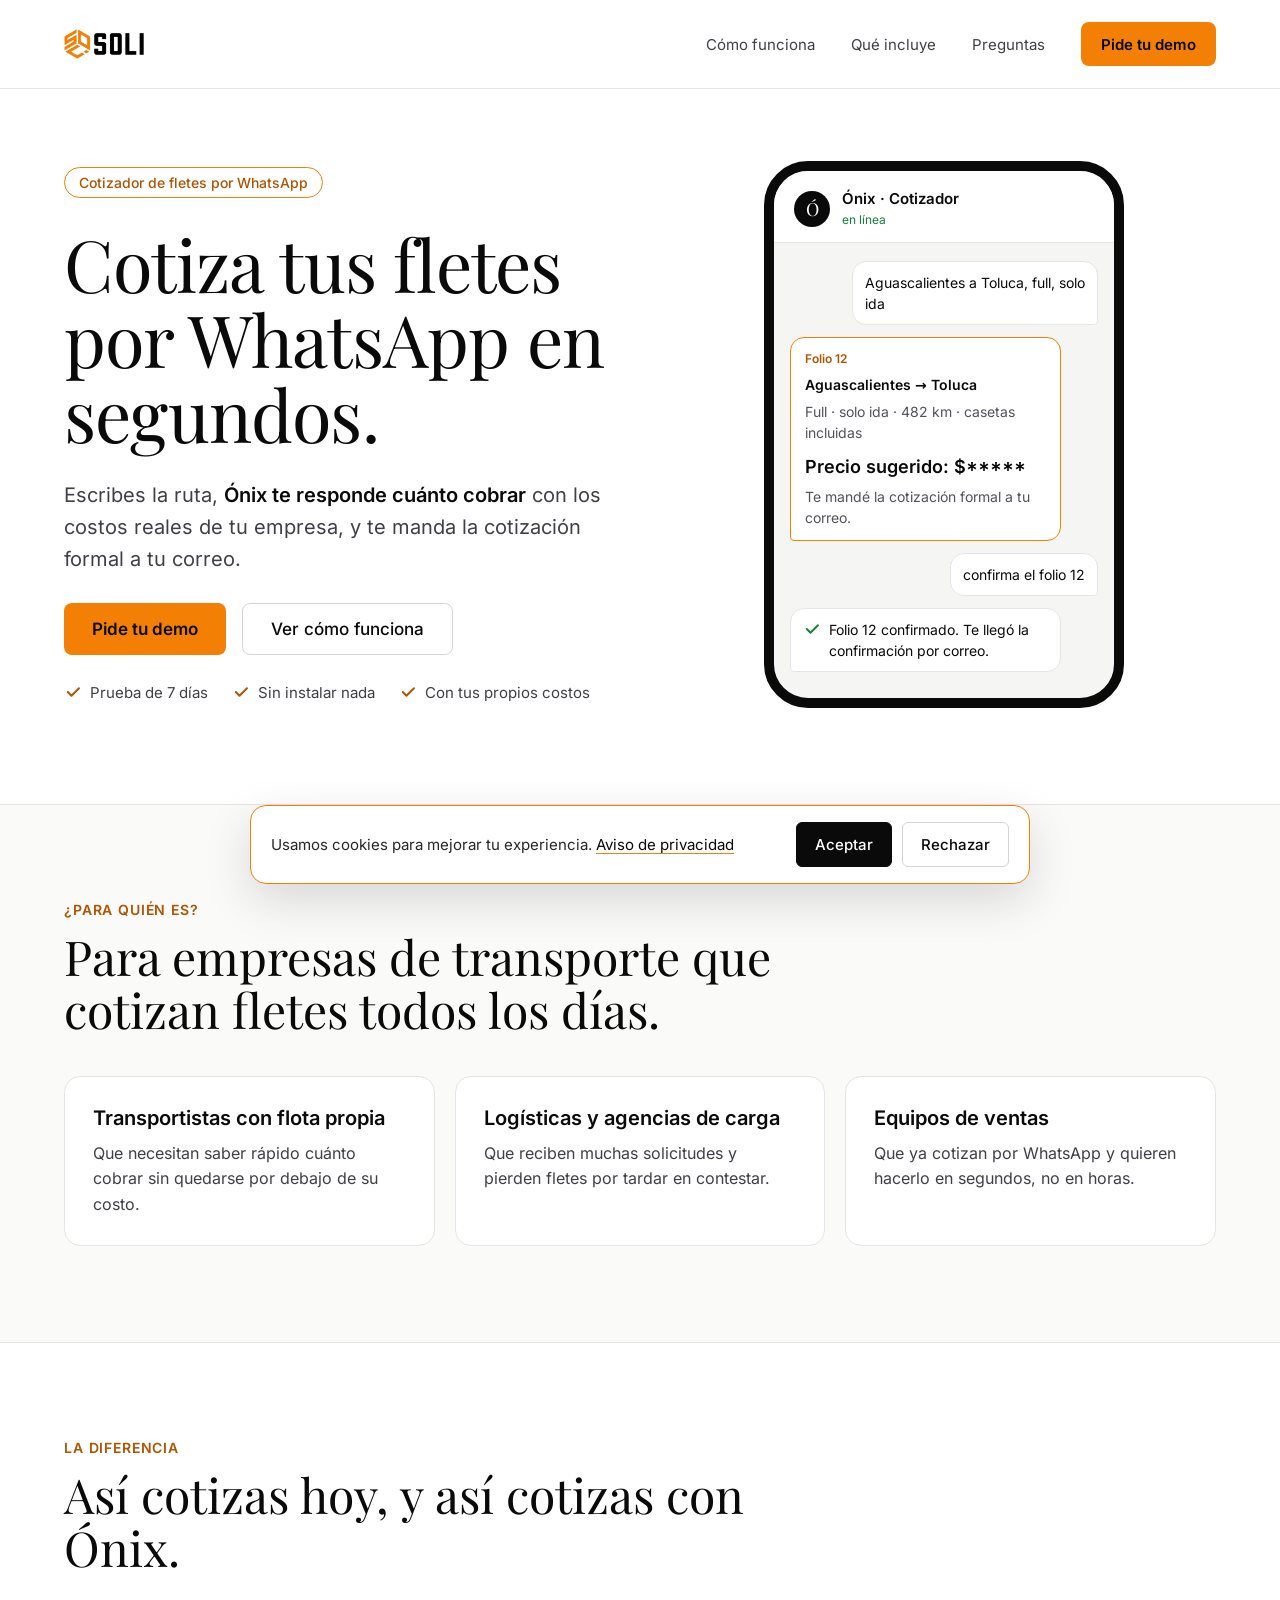
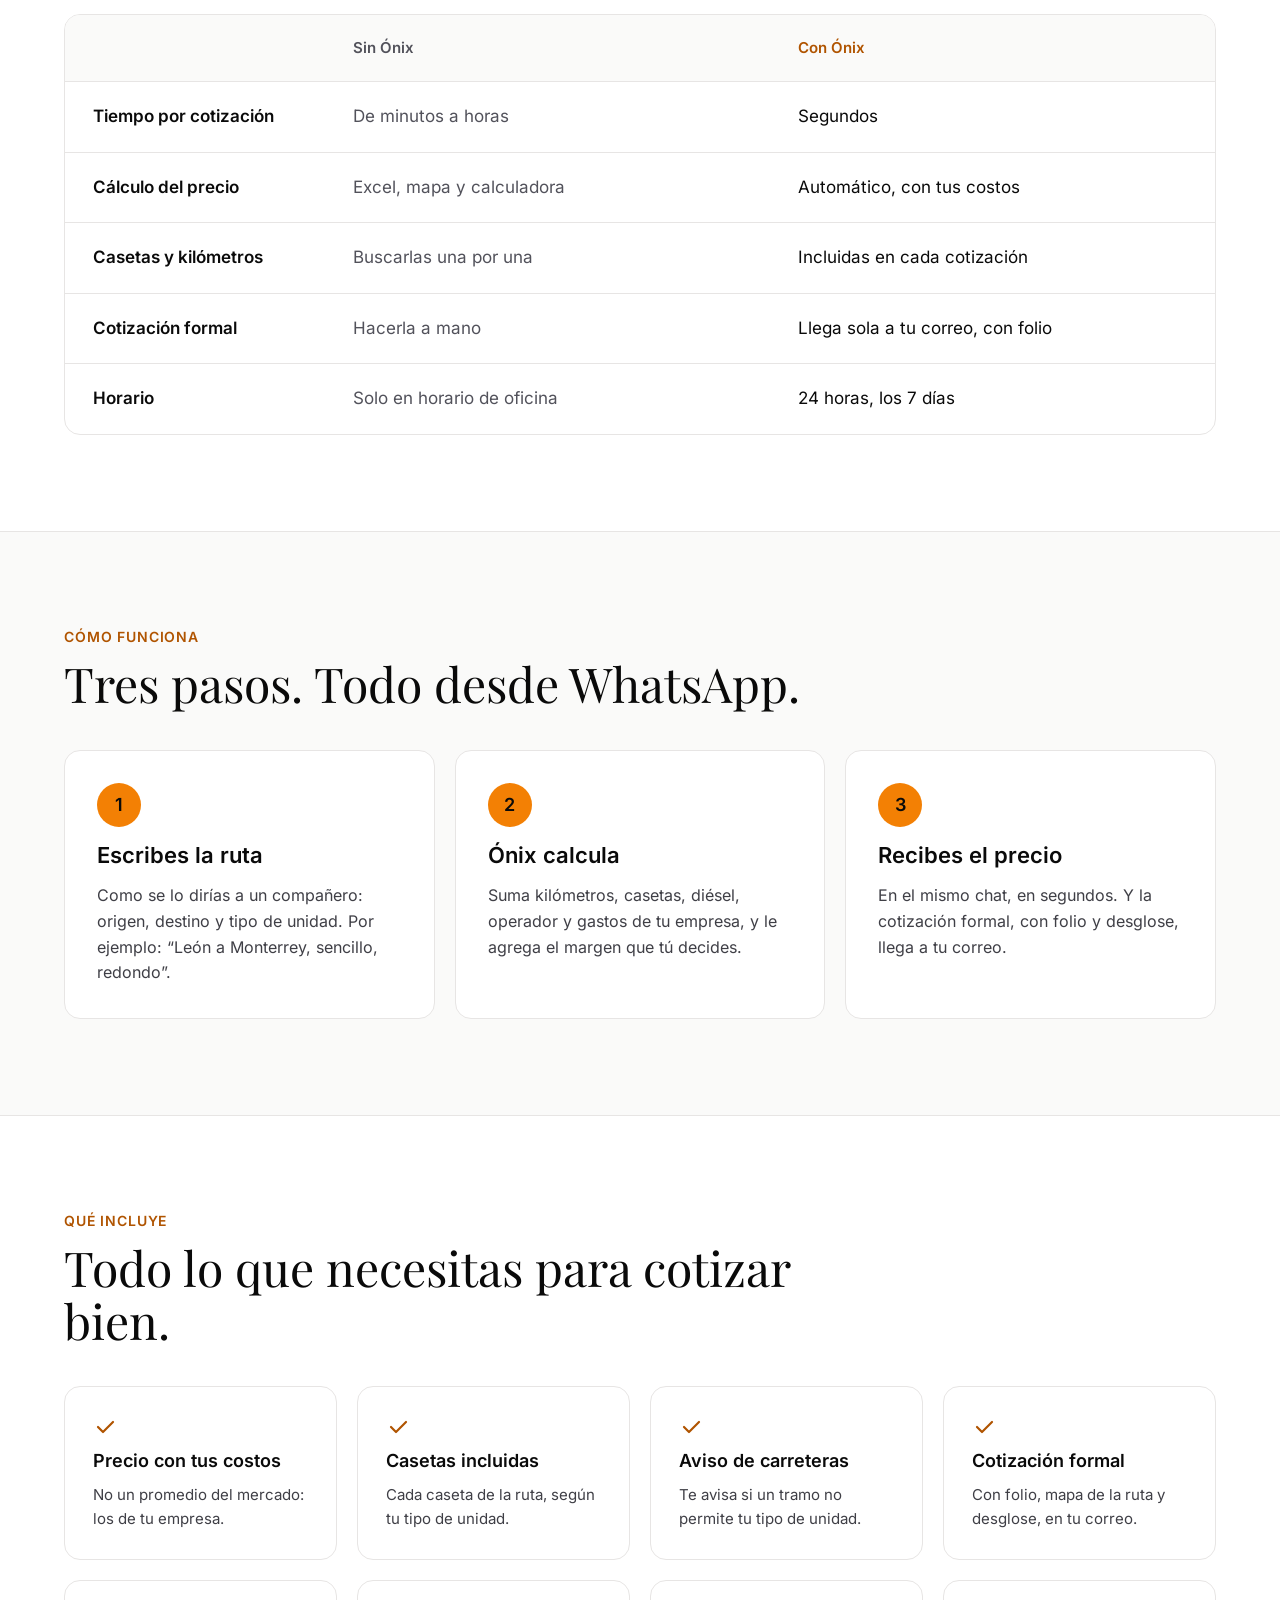
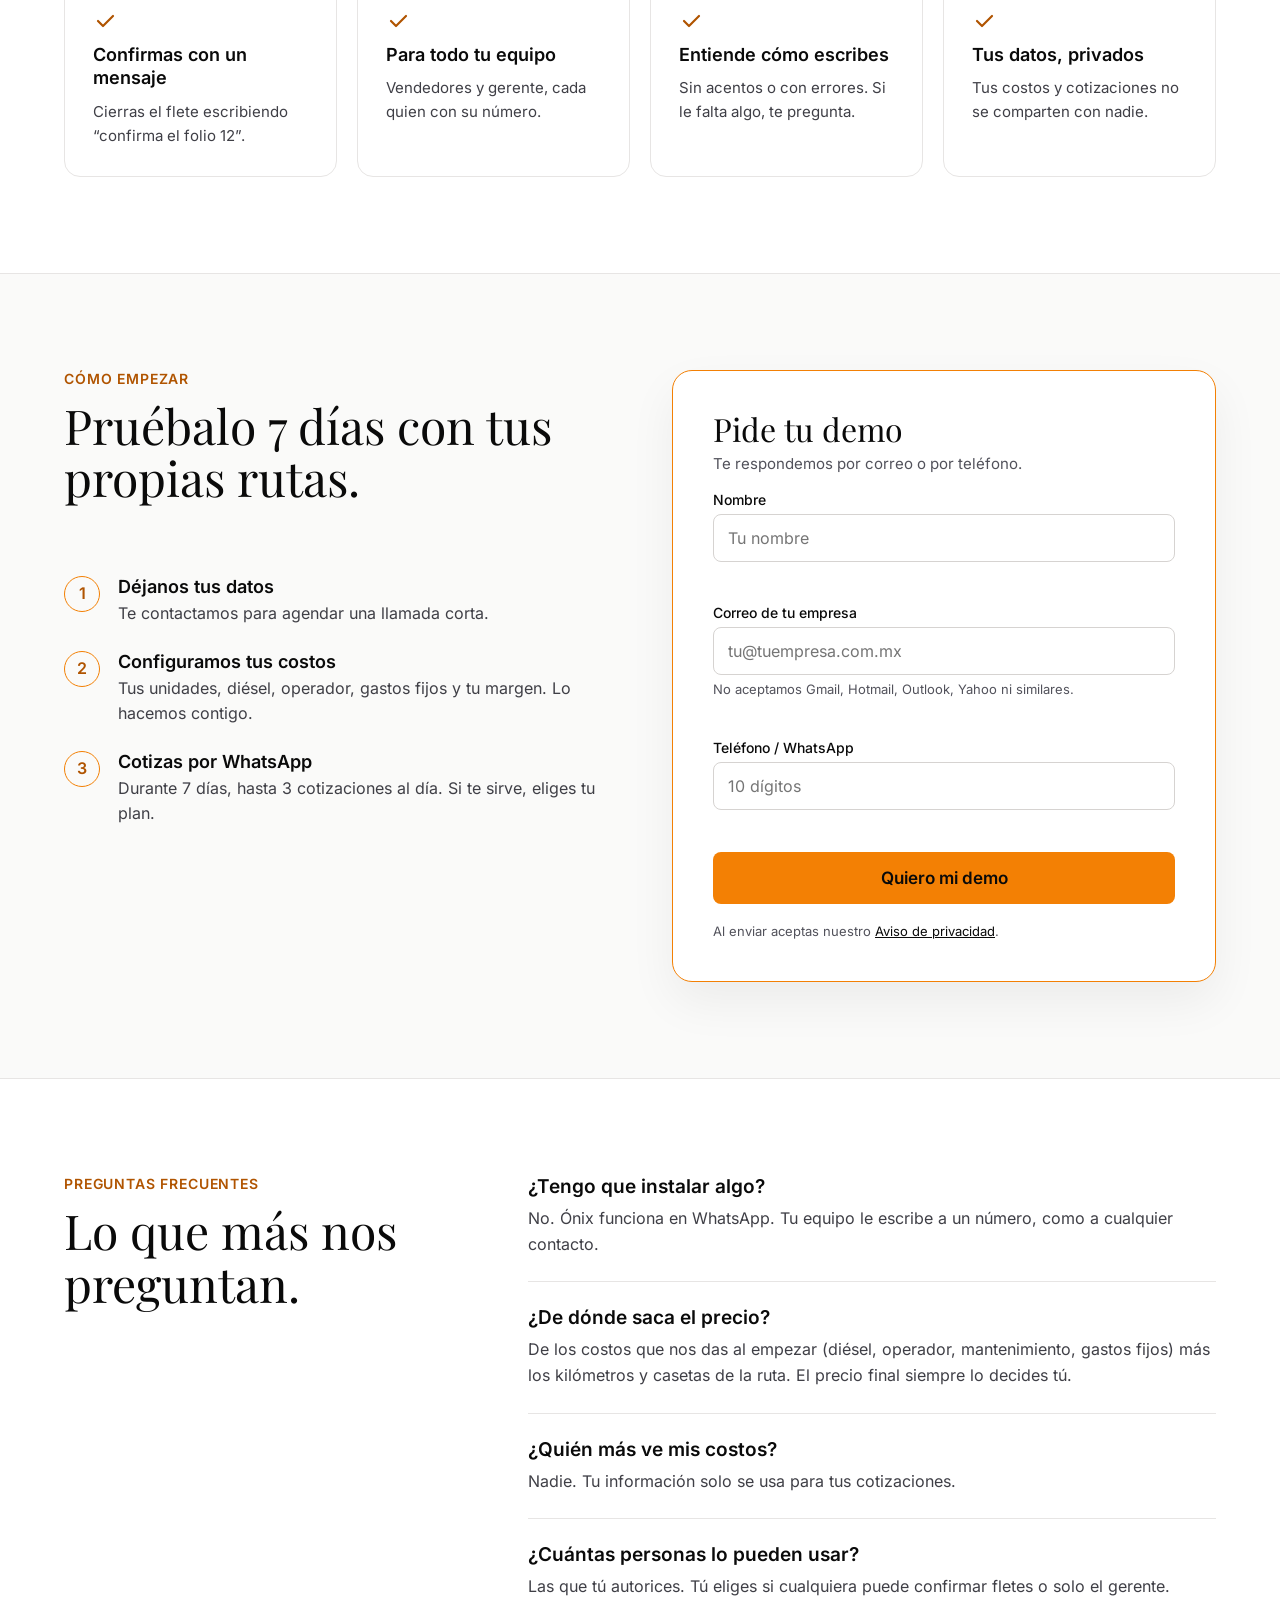
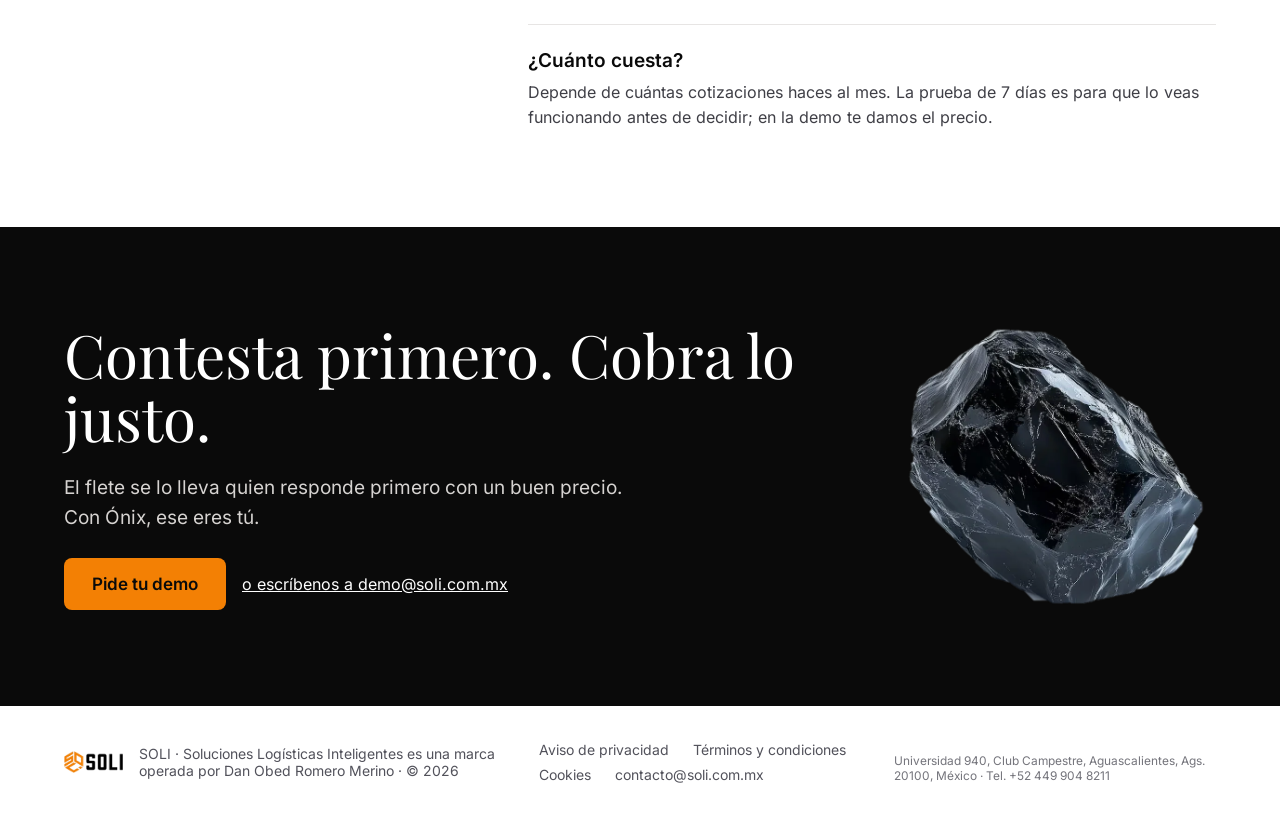
<file: index.html>
<!doctype html>
<html lang="es">
<head>
<meta charset="utf-8">
<meta name="viewport" content="width=device-width, initial-scale=1">
<title>Ónix · Cotizador de fletes por WhatsApp | SOLI</title>
<meta name="description" content="Cotiza tus fletes por WhatsApp en segundos. Ónix te responde cuánto cobrar con los costos reales de tu empresa y te manda la cotización formal por correo. Pide tu demo.">
<link rel="canonical" href="https://soli.com.mx/">
<meta name="robots" content="index, follow">
<meta http-equiv="Content-Security-Policy" content="default-src 'self'; script-src 'self' 'unsafe-inline' https://static.cloudflareinsights.com; connect-src 'self' https://web-production-0f5fd.up.railway.app https://cloudflareinsights.com; img-src 'self' data:; style-src 'self' 'unsafe-inline'; font-src 'self'; base-uri 'self'; form-action 'self'; upgrade-insecure-requests">
<meta name="referrer" content="strict-origin-when-cross-origin">
<meta name="theme-color" content="#ffffff">
<!-- Vista previa al compartir (WhatsApp, Facebook, LinkedIn, X) -->
<meta property="og:type" content="website">
<meta property="og:site_name" content="SOLI">
<meta property="og:locale" content="es_MX">
<meta property="og:url" content="https://soli.com.mx/">
<meta property="og:title" content="Ónix · Cotiza tus fletes por WhatsApp en segundos">
<meta property="og:description" content="Ónix te responde cuánto cobrar por cada viaje, con los costos reales de tu empresa. Pide tu demo.">
<meta property="og:image" content="https://soli.com.mx/og-image.jpg">
<meta property="og:image:width" content="1200">
<meta property="og:image:height" content="630">
<meta property="og:image:alt" content="SOLI · Ónix, cotizador de fletes por WhatsApp">
<meta name="twitter:card" content="summary_large_image">
<meta name="twitter:title" content="Ónix · Cotiza tus fletes por WhatsApp en segundos">
<meta name="twitter:description" content="Ónix te responde cuánto cobrar por cada viaje, con los costos reales de tu empresa.">
<meta name="twitter:image" content="https://soli.com.mx/og-image.jpg">
<!-- Íconos -->
<link rel="icon" href="/favicon.ico" sizes="any">
<link rel="icon" type="image/png" sizes="32x32" href="/favicon-32.png">
<link rel="apple-touch-icon" href="/apple-touch-icon.png">
<link rel="manifest" href="/site.webmanifest">
<!-- Fuentes propias (sin llamadas a terceros) -->
<link rel="preload" href="/fonts/playfair-display-latin-400-normal.woff2" as="font" type="font/woff2" crossorigin>
<link rel="preload" href="/fonts/inter-latin-400-normal.woff2" as="font" type="font/woff2" crossorigin>
<link rel="stylesheet" href="/assets/fonts.css">
<script type="application/ld+json">
{"@context":"https://schema.org","@type":"Organization","name":"SOLI · Soluciones Logísticas Inteligentes","alternateName":"SOLI","founder":{"@type":"Person","name":"Dan Obed Romero Merino"},"url":"https://soli.com.mx/","logo":"https://soli.com.mx/icon-512.png","email":"contacto@soli.com.mx","areaServed":"MX"}
</script>
<style>
:root{--ink:#0a0a0a;--body:#3f3f46;--muted:#52525b;--line:#e7e5e4;--alt:#fafaf9;--naranja:#f38004;--naranja-txt:#b05400;--ok:#15803d}
*{box-sizing:border-box}
html{scroll-behavior:smooth}
@media (prefers-reduced-motion:reduce){html{scroll-behavior:auto}}
body{margin:0;background:#fff;color:var(--ink);font-family:Inter,system-ui,sans-serif;-webkit-font-smoothing:antialiased;overflow-x:hidden}
img{max-width:100%}
a{color:var(--ink)}a:hover{color:var(--naranja-txt)}
a:focus-visible,button:focus-visible,input:focus-visible{outline:3px solid rgba(243,128,4,.45);outline-offset:2px}
.skip{position:absolute;left:-9999px;top:8px;z-index:60;background:var(--ink);color:#fff;padding:10px 14px;border-radius:6px}.skip:focus{left:8px;color:#fff}
.wrap{max-width:1200px;margin:0 auto;padding:0 24px}
.serif{font-family:"Playfair Display",Georgia,serif;font-weight:400}
.eyebrow{margin:0;font-size:14px;font-weight:600;letter-spacing:.06em;text-transform:uppercase;color:var(--naranja-txt)}
.h2{margin:0;font-family:"Playfair Display",Georgia,serif;font-weight:400;font-size:48px;line-height:1.1}
.head{display:flex;flex-direction:column;gap:12px;max-width:760px}
.sec{padding:96px 0}
.sec-alt{background:var(--alt);border-top:1px solid var(--line);border-bottom:1px solid var(--line)}
.btn{display:inline-flex;align-items:center;justify-content:center;min-height:52px;padding:0 28px;border-radius:8px;font-size:17px;font-weight:600;text-decoration:none;border:none;cursor:pointer;font-family:inherit}
.btn-main{background:var(--naranja);color:var(--ink)}.btn-main:hover{background:#e07400;color:var(--ink)}
.btn-line{border:1px solid #d6d3d1;background:#fff;color:var(--ink);font-weight:500}.btn-line:hover{border-color:var(--ink);color:var(--ink)}
.btn-sm{min-height:44px;padding:0 20px;font-size:15px}
.check{flex:none}

/* barra superior */
.top{border-bottom:1px solid var(--line);background:#fff}
.top .wrap{height:88px;display:flex;align-items:center;justify-content:space-between}
.top nav{display:flex;align-items:center;gap:36px;font-size:15px}
.top nav a:not(.btn){text-decoration:none;color:var(--body)}
.top nav a:not(.btn):hover{color:var(--ink)}

/* inicio */
.hero{padding:72px 0 96px}
.hero .wrap{display:grid;grid-template-columns:repeat(2,minmax(0,1fr));gap:64px;align-items:center}
.hero-txt{display:flex;flex-direction:column;gap:28px;align-items:flex-start}
.pill{display:inline-flex;align-items:center;padding:6px 14px;border:1px solid var(--naranja);border-radius:999px;font-size:14px;font-weight:500;color:var(--naranja-txt)}
.h1{margin:0;font-family:"Playfair Display",Georgia,serif;font-weight:400;font-size:72px;line-height:1.04;letter-spacing:-.8px}
.lead{margin:0;font-size:20px;line-height:1.6;color:var(--body);max-width:540px}
.lead strong{color:var(--ink);font-weight:600}
.cta-row{display:flex;flex-wrap:wrap;align-items:center;gap:16px}
.ticks{display:flex;flex-wrap:wrap;gap:12px 24px;margin:0;padding:0;list-style:none;font-size:15px;color:var(--body)}
.ticks li{display:inline-flex;align-items:center;gap:8px}
.phone{justify-self:center;width:360px;border:10px solid var(--ink);border-radius:44px;background:#f5f5f4;overflow:hidden}
.phone-top{padding:18px 20px 14px;background:#fff;border-bottom:1px solid var(--line);display:flex;align-items:center;gap:12px}
.avatar{width:36px;height:36px;border-radius:50%;background:var(--ink);color:#fff;display:flex;align-items:center;justify-content:center;font-family:"Playfair Display",Georgia,serif;font-size:18px}
.phone-top b{display:block;font-size:15px;font-weight:600}.phone-top small{font-size:12px;color:var(--ok)}
.chat{padding:18px 16px 26px;display:flex;flex-direction:column;gap:12px;font-size:14px;line-height:1.5;min-height:420px}
.b{max-width:80%;background:#fff;border:1px solid var(--line);padding:10px 12px}
.b-yo{align-self:flex-end;border-radius:14px 14px 4px 14px}
.b-onix{align-self:flex-start;max-width:88%;border-radius:14px 14px 14px 4px}
.b-cot{border-color:var(--naranja);padding:12px 14px;display:flex;flex-direction:column;gap:6px}
.b-cot .folio{font-size:12px;font-weight:600;color:var(--naranja-txt)}
.b-cot .gris{color:var(--muted)}
.b-cot .precio{font-size:18px;font-weight:600;margin-top:4px}
.b-ok{display:flex;gap:8px;align-items:flex-start}

/* tarjetas */
.grid3{display:grid;grid-template-columns:repeat(3,minmax(0,1fr));gap:20px}
.grid4{display:grid;grid-template-columns:repeat(4,minmax(0,1fr));gap:20px}
.card{background:#fff;border:1px solid var(--line);border-radius:16px;padding:28px;display:flex;flex-direction:column;gap:10px}
.card h3{margin:0;font-size:20px;font-weight:600;line-height:1.3}
.card p{margin:0;font-size:16px;line-height:1.6;color:var(--body)}
.sec .head+*{margin-top:40px}

/* comparación */
.cmp{border:1px solid var(--line);border-radius:16px;overflow:hidden}
.cmp-row{display:grid;grid-template-columns:260px minmax(0,1fr) minmax(0,1fr);border-bottom:1px solid var(--line);font-size:17px;line-height:1.5}
.cmp-row:last-child{border-bottom:none}
.cmp-row>*{padding:22px 28px}
.cmp-row .k{font-weight:600}
.cmp-row .no{color:var(--muted)}
.cmp-head{background:var(--alt);font-size:15px;font-weight:600}
.cmp-head .no{color:var(--muted)}.cmp-head .si{color:var(--naranja-txt)}
.cmp .lbl{display:none}

/* pasos */
.num{width:44px;height:44px;border-radius:50%;background:var(--naranja);color:var(--ink);display:flex;align-items:center;justify-content:center;font-size:18px;font-weight:600}
.pasos .card{padding:32px;gap:14px}
.pasos .card h3{font-size:22px}

/* incluye */
.inc .card p{font-size:15px}
.inc .card h3{font-size:18px}

/* demo */
.demo .wrap{display:grid;grid-template-columns:repeat(2,minmax(0,1fr));gap:64px;align-items:start}
.demo-izq{display:flex;flex-direction:column;gap:32px}
.steps{list-style:none;margin:0;padding:0;display:flex;flex-direction:column;gap:24px}
.steps li{display:flex;gap:18px;align-items:flex-start}
.steps .n{flex:none;width:36px;height:36px;border-radius:50%;border:1px solid var(--naranja);color:var(--naranja-txt);display:flex;align-items:center;justify-content:center;font-weight:600}
.steps b{display:block;font-size:18px;font-weight:600;margin-bottom:4px}
.steps span{font-size:16px;line-height:1.6;color:var(--body)}
.form{background:#fff;border:1px solid var(--naranja);border-radius:20px;padding:40px;display:flex;flex-direction:column;gap:18px;box-shadow:0 20px 48px rgba(10,10,10,.06)}
.form h3{margin:0;font-family:"Playfair Display",Georgia,serif;font-weight:400;font-size:32px;line-height:1.1}
.form .sub{margin:-10px 0 0;font-size:15px;color:var(--muted)}
.field{display:flex;flex-direction:column;gap:6px}
.field label{font-size:14px;font-weight:500}
.field input{font:inherit;font-size:16px;min-height:48px;padding:10px 14px;border:1px solid #d6d3d1;border-radius:8px;background:#fff;color:var(--ink)}
.field input:focus{outline:none;border-color:var(--naranja);box-shadow:0 0 0 3px rgba(243,128,4,.18)}
.field input[aria-invalid="true"]{border-color:#b42318}
.err{min-height:18px;font-size:13px;line-height:1.4;color:#b42318}
.hint{font-size:13px;color:var(--muted)}
.legal{margin:0;font-size:13px;line-height:1.5;color:var(--muted)}
.form-err{margin:0;font-size:14px;color:#b42318}
.form-err:empty{display:none}
.form button[disabled]{opacity:.6;cursor:default}
.hp{position:absolute;left:-9999px;width:1px;height:1px;overflow:hidden}
.ok{display:none;flex-direction:column;gap:12px}
.ok.show{display:flex}
.ok p{margin:0;font-size:16px;line-height:1.6;color:var(--body)}

/* preguntas */
.faq .wrap{display:grid;grid-template-columns:400px minmax(0,1fr);gap:64px;align-items:start}
.faq dl{margin:0}
.faq dt{font-size:19px;font-weight:600;padding-top:24px}
.faq dd{margin:8px 0 0;padding-bottom:24px;border-bottom:1px solid var(--line);font-size:16px;line-height:1.6;color:var(--body)}
.faq dt:first-child{padding-top:0}
.faq dd:last-child{border-bottom:none;padding-bottom:0}

/* cierre */
.cierre{background:var(--ink);color:#fff;padding:96px 0}
.cierre .wrap{display:grid;grid-template-columns:minmax(0,1fr) 320px;gap:64px;align-items:center}
.cierre h2{margin:0;font-family:"Playfair Display",Georgia,serif;font-weight:400;font-size:60px;line-height:1.05;color:#fff}
.cierre p{margin:0;font-size:19px;line-height:1.6;color:#d6d3d1;max-width:560px}
.cierre .txt{display:flex;flex-direction:column;gap:24px;align-items:flex-start}
.cierre a:not(.btn){color:#fff}
.cierre img{width:300px;height:auto;justify-self:center;display:block}

/* pie */
.pie .wrap{min-height:112px;display:flex;align-items:center;justify-content:space-between;gap:16px;font-size:14px;color:var(--muted)}
.pie .marca{display:flex;align-items:center;gap:16px}
.pie nav{display:flex;flex-wrap:wrap;gap:8px 24px}
.pie a{color:var(--muted);text-decoration:none}.pie a:hover{color:var(--ink)}

/* ---------- tablet ---------- */
@media (max-width:1024px){
 .h1{font-size:56px}
 .hero .wrap{gap:40px}
 .grid4{grid-template-columns:repeat(2,minmax(0,1fr))}
 .faq .wrap{grid-template-columns:1fr;gap:32px}
 .top nav{gap:24px}
}
/* ---------- celular ---------- */
@media (max-width:760px){
 .top .wrap{height:68px}
 .top nav a:not(.btn){display:none}
 .top img{height:24px!important;width:auto}
 .sec{padding:56px 0}
 .hero{padding:36px 0 56px}
 .hero .wrap{grid-template-columns:1fr;gap:40px}
 .hero-txt{gap:22px}
 .pill{font-size:13px}
 .h1{font-size:42px;line-height:1.08;letter-spacing:-.4px}
 .lead{font-size:17px}
 .cta-row{width:100%;flex-direction:column;gap:12px}
 .cta-row .btn{width:100%}
 .ticks{flex-direction:column;gap:10px}
 .phone{width:min(320px,100%);border-width:9px;border-radius:40px}
 .chat{font-size:13px;min-height:0}
 .h2{font-size:32px;line-height:1.12}
 .eyebrow{font-size:13px}
 .sec .head+*{margin-top:28px}
 .grid3,.grid4{grid-template-columns:1fr;gap:14px}
 .card{padding:22px;border-radius:14px}
 .cmp-head{display:none}
 .cmp-row{grid-template-columns:1fr;font-size:15px;padding:18px 20px;gap:6px}
 .cmp-row>*{padding:0}
 .cmp-row .k{font-size:16px}
 .cmp-row .si{font-weight:500;color:var(--naranja-txt)}
 .cmp .lbl{display:inline}
 .demo .wrap{grid-template-columns:1fr;gap:32px}
 .form{padding:24px;border-radius:18px}
 .form h3{font-size:28px}
 .faq dt{font-size:17px;padding-top:20px}
 .faq dd{font-size:15px;padding-bottom:20px}
 .cierre{padding:64px 0}
 .cierre .wrap{grid-template-columns:1fr;gap:24px}
 .cierre img{width:160px;justify-self:start;order:-1}
 .cierre h2{font-size:38px;line-height:1.08}
 .cierre p{font-size:17px}
 .cierre .btn{width:100%}
 .pie .wrap{flex-direction:column;align-items:flex-start;justify-content:center;padding-top:28px;padding-bottom:36px}
}
</style>
</head>
<body>
<a class="skip" href="#main">Saltar al contenido</a>

<header class="top">
<div class="wrap">
<a href="#inicio" aria-label="SOLI, inicio"><img src="/img/soli-logo.webp" alt="SOLI" width="80" height="30" style="height:30px;width:auto;display:block"></a>
<nav aria-label="Principal">
<a href="#como">Cómo funciona</a>
<a href="#incluye">Qué incluye</a>
<a href="#preguntas">Preguntas</a>
<a href="#demo" class="btn btn-main btn-sm" data-demo>Pide tu demo</a>
</nav>
</div>
</header>

<main id="main">

<section class="hero" id="inicio">
<div class="wrap">
<div class="hero-txt">
<span class="pill">Cotizador de fletes por WhatsApp</span>
<h1 class="h1">Cotiza tus fletes por WhatsApp en segundos.</h1>
<p class="lead">Escribes la ruta, <strong>Ónix te responde cuánto cobrar</strong> con los costos reales de tu empresa, y te manda la cotización formal a tu correo.</p>
<div class="cta-row">
<a href="#demo" class="btn btn-main" data-demo>Pide tu demo</a>
<a href="#como" class="btn btn-line">Ver cómo funciona</a>
</div>
<ul class="ticks">
<li><svg class="check" width="18" height="18" viewBox="0 0 24 24" fill="none" stroke="#b05400" stroke-width="2.5" stroke-linecap="round" stroke-linejoin="round" aria-hidden="true"><path d="M5 12l5 5L20 7"/></svg>Prueba de 7 días</li>
<li><svg class="check" width="18" height="18" viewBox="0 0 24 24" fill="none" stroke="#b05400" stroke-width="2.5" stroke-linecap="round" stroke-linejoin="round" aria-hidden="true"><path d="M5 12l5 5L20 7"/></svg>Sin instalar nada</li>
<li><svg class="check" width="18" height="18" viewBox="0 0 24 24" fill="none" stroke="#b05400" stroke-width="2.5" stroke-linecap="round" stroke-linejoin="round" aria-hidden="true"><path d="M5 12l5 5L20 7"/></svg>Con tus propios costos</li>
</ul>
</div>

<figure class="phone" style="margin:0" aria-label="Ejemplo de una conversación con Ónix en WhatsApp">
<div class="phone-top"><div class="avatar" aria-hidden="true">Ó</div><div><b>Ónix · Cotizador</b><small>en línea</small></div></div>
<div class="chat">
<div class="b b-yo">Aguascalientes a Toluca, full, solo ida</div>
<div class="b b-onix b-cot">
<span class="folio">Folio 12</span>
<span style="font-weight:600">Aguascalientes → Toluca</span>
<span class="gris">Full · solo ida · 482 km · casetas incluidas</span>
<span class="precio">Precio sugerido: $*****</span>
<span class="gris">Te mandé la cotización formal a tu correo.</span>
</div>
<div class="b b-yo">confirma el folio 12</div>
<div class="b b-onix b-ok"><svg class="check" width="18" height="18" viewBox="0 0 24 24" fill="none" stroke="#15803d" stroke-width="2.5" stroke-linecap="round" stroke-linejoin="round" aria-hidden="true" style="margin-top:1px"><path d="M5 12l5 5L20 7"/></svg><span>Folio 12 confirmado. Te llegó la confirmación por correo.</span></div>
</div>
</figure>
</div>
</section>

<section class="sec sec-alt" aria-labelledby="t-quien">
<div class="wrap">
<div class="head"><p class="eyebrow">¿Para quién es?</p><h2 class="h2" id="t-quien">Para empresas de transporte que cotizan fletes todos los días.</h2></div>
<div class="grid3">
<div class="card"><h3>Transportistas con flota propia</h3><p>Que necesitan saber rápido cuánto cobrar sin quedarse por debajo de su costo.</p></div>
<div class="card"><h3>Logísticas y agencias de carga</h3><p>Que reciben muchas solicitudes y pierden fletes por tardar en contestar.</p></div>
<div class="card"><h3>Equipos de ventas</h3><p>Que ya cotizan por WhatsApp y quieren hacerlo en segundos, no en horas.</p></div>
</div>
</div>
</section>

<section class="sec" aria-labelledby="t-dif">
<div class="wrap">
<div class="head"><p class="eyebrow">La diferencia</p><h2 class="h2" id="t-dif">Así cotizas hoy, y así cotizas con Ónix.</h2></div>
<div class="cmp" role="table" aria-label="Comparación sin Ónix y con Ónix">
<div class="cmp-row cmp-head" role="row"><span role="columnheader"><span class="hp">Tema</span></span><span class="no" role="columnheader">Sin Ónix</span><span class="si" role="columnheader">Con Ónix</span></div>
<div class="cmp-row" role="row"><span class="k" role="rowheader">Tiempo por cotización</span><span class="no" role="cell"><span class="lbl">Sin Ónix: </span>De minutos a horas</span><span class="si" role="cell"><span class="lbl">Con Ónix: </span>Segundos</span></div>
<div class="cmp-row" role="row"><span class="k" role="rowheader">Cálculo del precio</span><span class="no" role="cell"><span class="lbl">Sin Ónix: </span>Excel, mapa y calculadora</span><span class="si" role="cell"><span class="lbl">Con Ónix: </span>Automático, con tus costos</span></div>
<div class="cmp-row" role="row"><span class="k" role="rowheader">Casetas y kilómetros</span><span class="no" role="cell"><span class="lbl">Sin Ónix: </span>Buscarlas una por una</span><span class="si" role="cell"><span class="lbl">Con Ónix: </span>Incluidas en cada cotización</span></div>
<div class="cmp-row" role="row"><span class="k" role="rowheader">Cotización formal</span><span class="no" role="cell"><span class="lbl">Sin Ónix: </span>Hacerla a mano</span><span class="si" role="cell"><span class="lbl">Con Ónix: </span>Llega sola a tu correo, con folio</span></div>
<div class="cmp-row" role="row"><span class="k" role="rowheader">Horario</span><span class="no" role="cell"><span class="lbl">Sin Ónix: </span>Solo en horario de oficina</span><span class="si" role="cell"><span class="lbl">Con Ónix: </span>24 horas, los 7 días</span></div>
</div>
</div>
</section>

<section class="sec sec-alt pasos" id="como" aria-labelledby="t-como">
<div class="wrap">
<div class="head"><p class="eyebrow">Cómo funciona</p><h2 class="h2" id="t-como">Tres pasos. Todo desde WhatsApp.</h2></div>
<ol class="grid3" style="list-style:none;margin-bottom:0;padding:0">
<li class="card"><span class="num" aria-hidden="true">1</span><h3>Escribes la ruta</h3><p>Como se lo dirías a un compañero: origen, destino y tipo de unidad. Por ejemplo: “León a Monterrey, sencillo, redondo”.</p></li>
<li class="card"><span class="num" aria-hidden="true">2</span><h3>Ónix calcula</h3><p>Suma kilómetros, casetas, diésel, operador y gastos de tu empresa, y le agrega el margen que tú decides.</p></li>
<li class="card"><span class="num" aria-hidden="true">3</span><h3>Recibes el precio</h3><p>En el mismo chat, en segundos. Y la cotización formal, con folio y desglose, llega a tu correo.</p></li>
</ol>
</div>
</section>

<section class="sec inc" id="incluye" aria-labelledby="t-inc">
<div class="wrap">
<div class="head"><p class="eyebrow">Qué incluye</p><h2 class="h2" id="t-inc">Todo lo que necesitas para cotizar bien.</h2></div>
<ul class="grid4" style="list-style:none;margin-bottom:0;padding:0">
<li class="card"><svg width="24" height="24" viewBox="0 0 24 24" fill="none" stroke="#b05400" stroke-width="2.2" stroke-linecap="round" stroke-linejoin="round" aria-hidden="true"><path d="M5 12l5 5L20 7"/></svg><h3>Precio con tus costos</h3><p>No un promedio del mercado: los de tu empresa.</p></li>
<li class="card"><svg width="24" height="24" viewBox="0 0 24 24" fill="none" stroke="#b05400" stroke-width="2.2" stroke-linecap="round" stroke-linejoin="round" aria-hidden="true"><path d="M5 12l5 5L20 7"/></svg><h3>Casetas incluidas</h3><p>Cada caseta de la ruta, según tu tipo de unidad.</p></li>
<li class="card"><svg width="24" height="24" viewBox="0 0 24 24" fill="none" stroke="#b05400" stroke-width="2.2" stroke-linecap="round" stroke-linejoin="round" aria-hidden="true"><path d="M5 12l5 5L20 7"/></svg><h3>Aviso de carreteras</h3><p>Te avisa si un tramo no permite tu tipo de unidad.</p></li>
<li class="card"><svg width="24" height="24" viewBox="0 0 24 24" fill="none" stroke="#b05400" stroke-width="2.2" stroke-linecap="round" stroke-linejoin="round" aria-hidden="true"><path d="M5 12l5 5L20 7"/></svg><h3>Cotización formal</h3><p>Con folio, mapa de la ruta y desglose, en tu correo.</p></li>
<li class="card"><svg width="24" height="24" viewBox="0 0 24 24" fill="none" stroke="#b05400" stroke-width="2.2" stroke-linecap="round" stroke-linejoin="round" aria-hidden="true"><path d="M5 12l5 5L20 7"/></svg><h3>Confirmas con un mensaje</h3><p>Cierras el flete escribiendo “confirma el folio 12”.</p></li>
<li class="card"><svg width="24" height="24" viewBox="0 0 24 24" fill="none" stroke="#b05400" stroke-width="2.2" stroke-linecap="round" stroke-linejoin="round" aria-hidden="true"><path d="M5 12l5 5L20 7"/></svg><h3>Para todo tu equipo</h3><p>Vendedores y gerente, cada quien con su número.</p></li>
<li class="card"><svg width="24" height="24" viewBox="0 0 24 24" fill="none" stroke="#b05400" stroke-width="2.2" stroke-linecap="round" stroke-linejoin="round" aria-hidden="true"><path d="M5 12l5 5L20 7"/></svg><h3>Entiende cómo escribes</h3><p>Sin acentos o con errores. Si le falta algo, te pregunta.</p></li>
<li class="card"><svg width="24" height="24" viewBox="0 0 24 24" fill="none" stroke="#b05400" stroke-width="2.2" stroke-linecap="round" stroke-linejoin="round" aria-hidden="true"><path d="M5 12l5 5L20 7"/></svg><h3>Tus datos, privados</h3><p>Tus costos y cotizaciones no se comparten con nadie.</p></li>
</ul>
</div>
</section>

<section class="sec sec-alt demo" id="demo" aria-labelledby="t-demo">
<div class="wrap">
<div class="demo-izq">
<div class="head"><p class="eyebrow">Cómo empezar</p><h2 class="h2" id="t-demo">Pruébalo 7 días con tus propias rutas.</h2></div>
<ol class="steps">
<li><span class="n" aria-hidden="true">1</span><div><b>Déjanos tus datos</b><span>Te contactamos para agendar una llamada corta.</span></div></li>
<li><span class="n" aria-hidden="true">2</span><div><b>Configuramos tus costos</b><span>Tus unidades, diésel, operador, gastos fijos y tu margen. Lo hacemos contigo.</span></div></li>
<li><span class="n" aria-hidden="true">3</span><div><b>Cotizas por WhatsApp</b><span>Durante 7 días, hasta 3 cotizaciones al día. Si te sirve, eliges tu plan.</span></div></li>
</ol>
</div>

<div class="form">
<form id="demo-form" novalidate style="display:flex;flex-direction:column;gap:18px">
<h3>Pide tu demo</h3>
<p class="sub">Te respondemos por correo o por teléfono.</p>
<div class="field">
<label for="dm-nombre">Nombre</label>
<input id="dm-nombre" name="nombre" type="text" autocomplete="name" required maxlength="100" placeholder="Tu nombre" aria-describedby="dm-nombre-err">
<span id="dm-nombre-err" class="err" aria-live="polite"></span>
</div>
<div class="field">
<label for="dm-correo">Correo de tu empresa</label>
<input id="dm-correo" name="correo" type="email" autocomplete="email" inputmode="email" required maxlength="254" placeholder="tu@tuempresa.com.mx" aria-describedby="dm-correo-hint dm-correo-err">
<span id="dm-correo-hint" class="hint">No aceptamos Gmail, Hotmail, Outlook, Yahoo ni similares.</span>
<span id="dm-correo-err" class="err" aria-live="polite"></span>
</div>
<div class="field">
<label for="dm-tel">Teléfono / WhatsApp</label>
<input id="dm-tel" name="telefono" type="tel" autocomplete="tel" inputmode="tel" required maxlength="20" placeholder="10 dígitos" aria-describedby="dm-tel-err">
<span id="dm-tel-err" class="err" aria-live="polite"></span>
</div>
<div class="hp" aria-hidden="true"><label for="dm-web">Sitio web (déjalo vacío)</label><input id="dm-web" name="sitio_web" type="text" tabindex="-1" autocomplete="off"></div>
<button type="submit" class="btn btn-main" id="dm-enviar">Quiero mi demo</button>
<p class="form-err" id="dm-form-err" role="alert"></p>
<p class="legal">Al enviar aceptas nuestro <a href="/privacidad.html">Aviso de privacidad</a>.</p>
</form>
<div class="ok" id="dm-ok" role="status" tabindex="-1">
<h3>¡Gracias! Recibimos tu solicitud.</h3>
<p>Te contactaremos muy pronto para agendar tu demo.</p>
</div>
</div>
</div>
</section>

<section class="sec faq" id="preguntas" aria-labelledby="t-faq">
<div class="wrap">
<div class="head"><p class="eyebrow">Preguntas frecuentes</p><h2 class="h2" id="t-faq">Lo que más nos preguntan.</h2></div>
<dl style="margin-top:0">
<dt>¿Tengo que instalar algo?</dt>
<dd>No. Ónix funciona en WhatsApp. Tu equipo le escribe a un número, como a cualquier contacto.</dd>
<dt>¿De dónde saca el precio?</dt>
<dd>De los costos que nos das al empezar (diésel, operador, mantenimiento, gastos fijos) más los kilómetros y casetas de la ruta. El precio final siempre lo decides tú.</dd>
<dt>¿Quién más ve mis costos?</dt>
<dd>Nadie. Tu información solo se usa para tus cotizaciones.</dd>
<dt>¿Cuántas personas lo pueden usar?</dt>
<dd>Las que tú autorices. Tú eliges si cualquiera puede confirmar fletes o solo el gerente.</dd>
<dt>¿Cuánto cuesta?</dt>
<dd>Depende de cuántas cotizaciones haces al mes. La prueba de 7 días es para que lo veas funcionando antes de decidir; en la demo te damos el precio.</dd>
</dl>
</div>
</section>

<section class="cierre" aria-labelledby="t-cierre">
<div class="wrap">
<div class="txt">
<h2 id="t-cierre">Contesta primero. Cobra lo justo.</h2>
<p>El flete se lo lleva quien responde primero con un buen precio. Con Ónix, ese eres tú.</p>
<div class="cta-row">
<a href="#demo" class="btn btn-main" data-demo>Pide tu demo</a>
<a href="mailto:demo@soli.com.mx">o escríbenos a demo@soli.com.mx</a>
</div>
</div>
<img src="/img/onix-piedra-2.webp" alt="Piedra de ónix, símbolo de Ónix" width="645" height="603" loading="lazy" decoding="async">
</div>
</section>

</main>

<footer class="pie">
<div class="wrap">
<div class="marca"><img src="/img/soli-logo.webp" alt="SOLI" width="59" height="22" loading="lazy" style="height:22px;width:auto;display:block"><span>SOLI · Soluciones Logísticas Inteligentes es una marca operada por Dan Obed Romero Merino · © 2026</span></div>
<nav aria-label="Legal">
<a href="/privacidad.html">Aviso de privacidad</a>
<a href="/terminos.html">Términos y condiciones</a>
<a href="#" data-cookies>Cookies</a>
<a href="mailto:contacto@soli.com.mx">contacto@soli.com.mx</a>
</nav>
<address class="datos-legales" style="font-style:normal;font-size:.85em;opacity:.8;margin-top:12px">Universidad 940, Club Campestre, Aguascalientes, Ags. 20100, México · Tel. <a href="tel:+524499048211">+52 449 904 8211</a></address>
</div>
</footer>

<script>
(function(){
var FREE=['gmail.com','googlemail.com','hotmail.com','hotmail.es','hotmail.com.mx','outlook.com','outlook.es','outlook.com.mx','live.com','live.com.mx','msn.com','yahoo.com','yahoo.com.mx','yahoo.es','ymail.com','rocketmail.com','icloud.com','me.com','mac.com','aol.com','protonmail.com','proton.me','pm.me','gmx.com','gmx.net','gmx.es','mail.com','yandex.com','yandex.ru','zoho.com','zohomail.com','tutanota.com','tuta.io','hey.com','prodigy.net.mx','infinitummail.com','terra.com.mx','qq.com','163.com','inbox.com','fastmail.com','mailinator.com','guerrillamail.com','10minutemail.com','temp-mail.org','yopmail.com','sharklasers.com','trashmail.com','getnada.com'];
var form=document.getElementById('demo-form'),ok=document.getElementById('dm-ok');
var nombre=document.getElementById('dm-nombre'),correo=document.getElementById('dm-correo'),tel=document.getElementById('dm-tel'),web=document.getElementById('dm-web'),ferr=document.getElementById('dm-form-err'),btn=document.getElementById('dm-enviar');
var inicio=null;
form.addEventListener('focusin',function(){if(inicio===null)inicio=Date.now();});
// Los botones "Pide tu demo" bajan al formulario y ponen el cursor en "Nombre".
document.querySelectorAll('[data-demo]').forEach(function(a){a.addEventListener('click',function(){setTimeout(function(){if(form.style.display!=='none')nombre.focus({preventScroll:true});},500);});});
function setErr(inp,msg){document.getElementById(inp.getAttribute('aria-describedby').split(' ').pop()).textContent=msg;inp.setAttribute('aria-invalid',msg?'true':'false');return !msg;}
function vNombre(){var v=nombre.value.trim();return setErr(nombre,(v.length<2||v.length>100)?'Escribe tu nombre.':'');}
function vCorreo(){var v=correo.value.trim().toLowerCase();
 if(!/^[^\s@]+@[^\s@]+\.[a-z]{2,}$/.test(v))return setErr(correo,'Escribe un correo válido.');
 var d=v.split('@')[1];
 var free=FREE.some(function(f){return d===f||d.slice(-(f.length+1))==='.'+f;})||/^(hotmail|outlook|live|yahoo|gmail)\./.test(d);
 return setErr(correo,free?'Ese es un correo personal. Usa el correo de tu empresa (ej. nombre@tuempresa.com.mx).':'');}
function telDigitos(){var d=tel.value.replace(/\D/g,'');if(d.length===13&&d.indexOf('521')===0)d=d.slice(3);else if(d.length===12&&d.indexOf('52')===0)d=d.slice(2);return d;}
function vTel(){return setErr(tel,telDigitos().length!==10?'Escribe un teléfono de 10 dígitos.':'');}
nombre.addEventListener('blur',vNombre);correo.addEventListener('blur',vCorreo);tel.addEventListener('blur',vTel);
[nombre,correo,tel].forEach(function(i){i.addEventListener('input',function(){if(i.getAttribute('aria-invalid')==='true'){({'dm-nombre':vNombre,'dm-correo':vCorreo,'dm-tel':vTel})[i.id]();}});});
form.addEventListener('submit',function(e){e.preventDefault();ferr.textContent='';
 var a=vNombre(),b=vCorreo(),c=vTel();
 if(!(a&&b&&c)){var f=form.querySelector('[aria-invalid="true"]');if(f)f.focus();return;}
 btn.disabled=true;btn.textContent='Enviando…';
 fetch('https://web-production-0f5fd.up.railway.app/demo',{method:'POST',headers:{'Content-Type':'application/json'},body:JSON.stringify({nombre:nombre.value.trim(),correo:correo.value.trim(),telefono:telDigitos(),sitio_web:web.value,t:inicio?Date.now()-inicio:undefined})})
 .then(function(r){return r.json().catch(function(){return {};}).then(function(data){return {status:r.status,data:data};});})
 .then(function(res){
  if(res.data&&res.data.ok){form.reset();form.style.display='none';ok.classList.add('show');ok.focus();}
  else{ferr.textContent=(res.data&&res.data.errores&&res.data.errores[0])||'No se pudo enviar. Intenta de nuevo o escríbenos a demo@soli.com.mx.';}
 })
 .catch(function(){ferr.textContent='No se pudo enviar. Intenta de nuevo o escríbenos a demo@soli.com.mx.';})
 .finally(function(){btn.disabled=false;btn.textContent='Quiero mi demo';});
});
})();
</script>
<script src="/assets/site.js" defer></script>
</body>
</html>
</file>
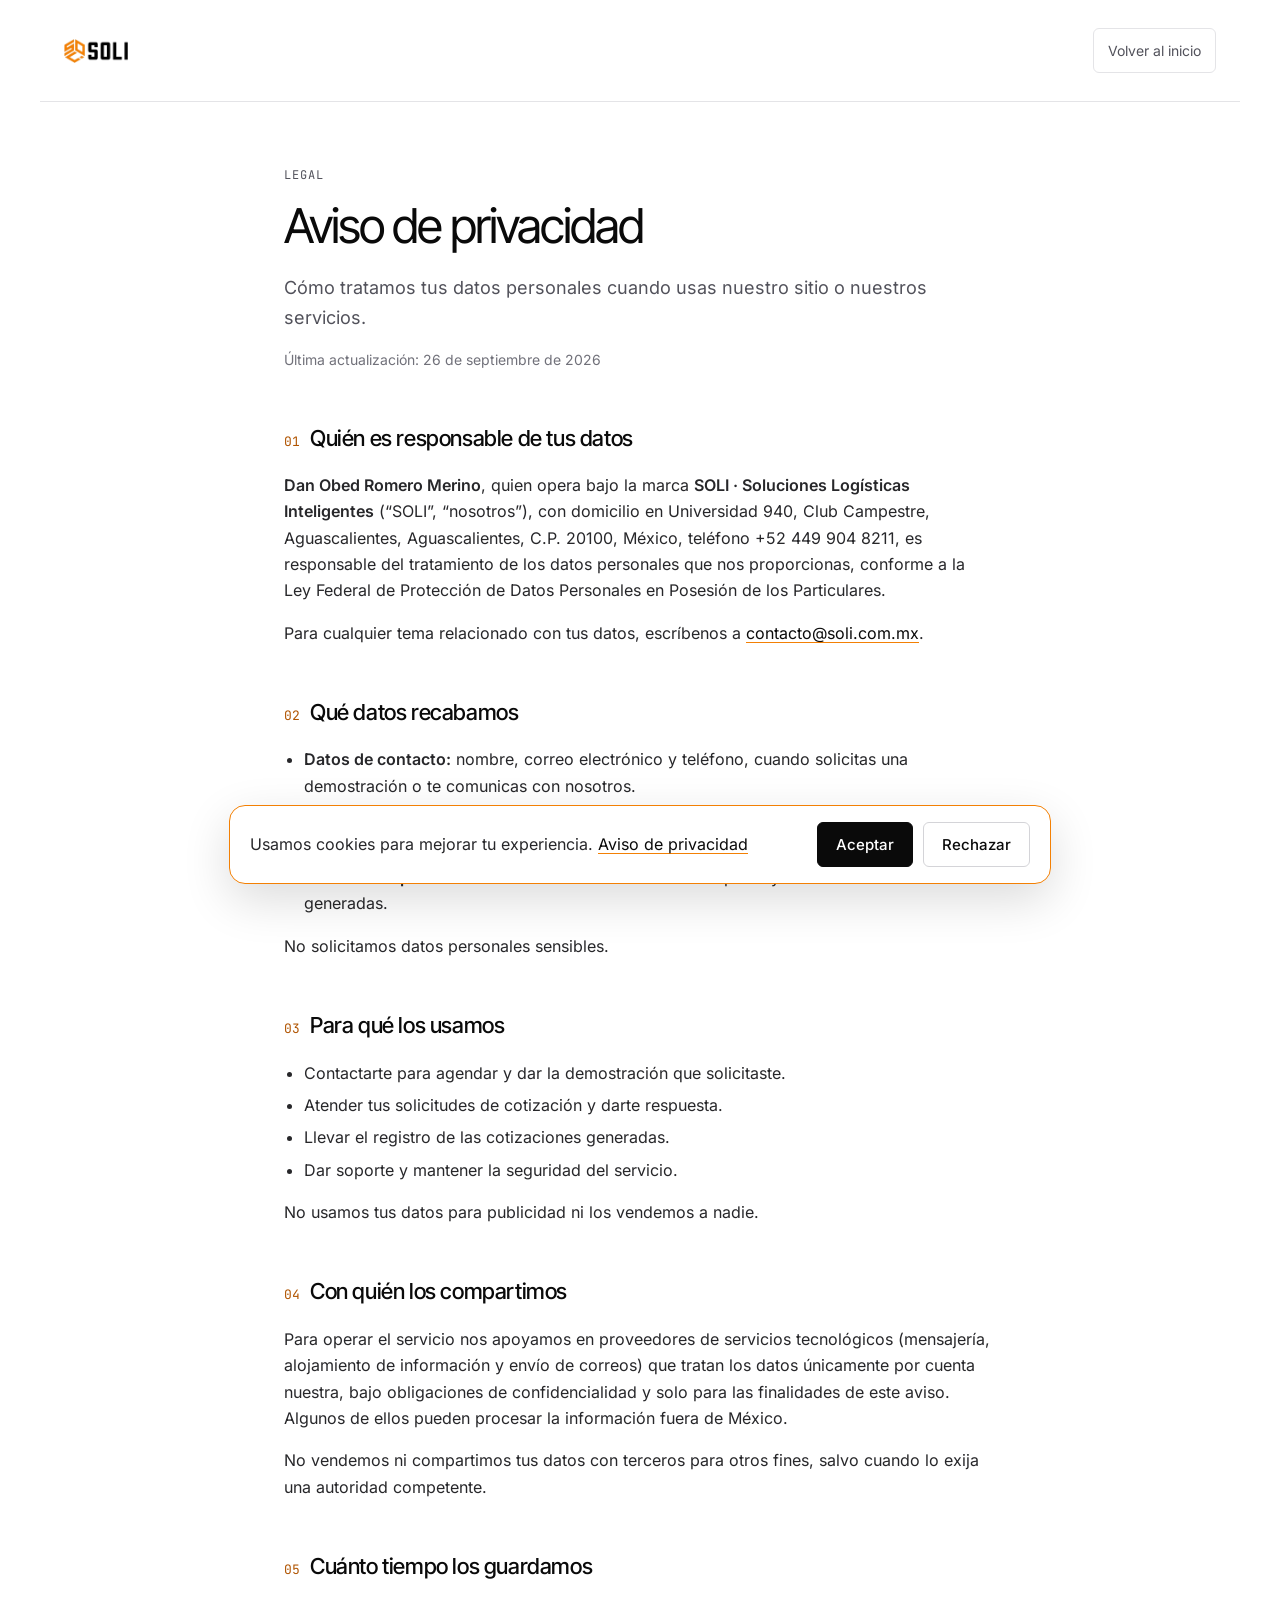
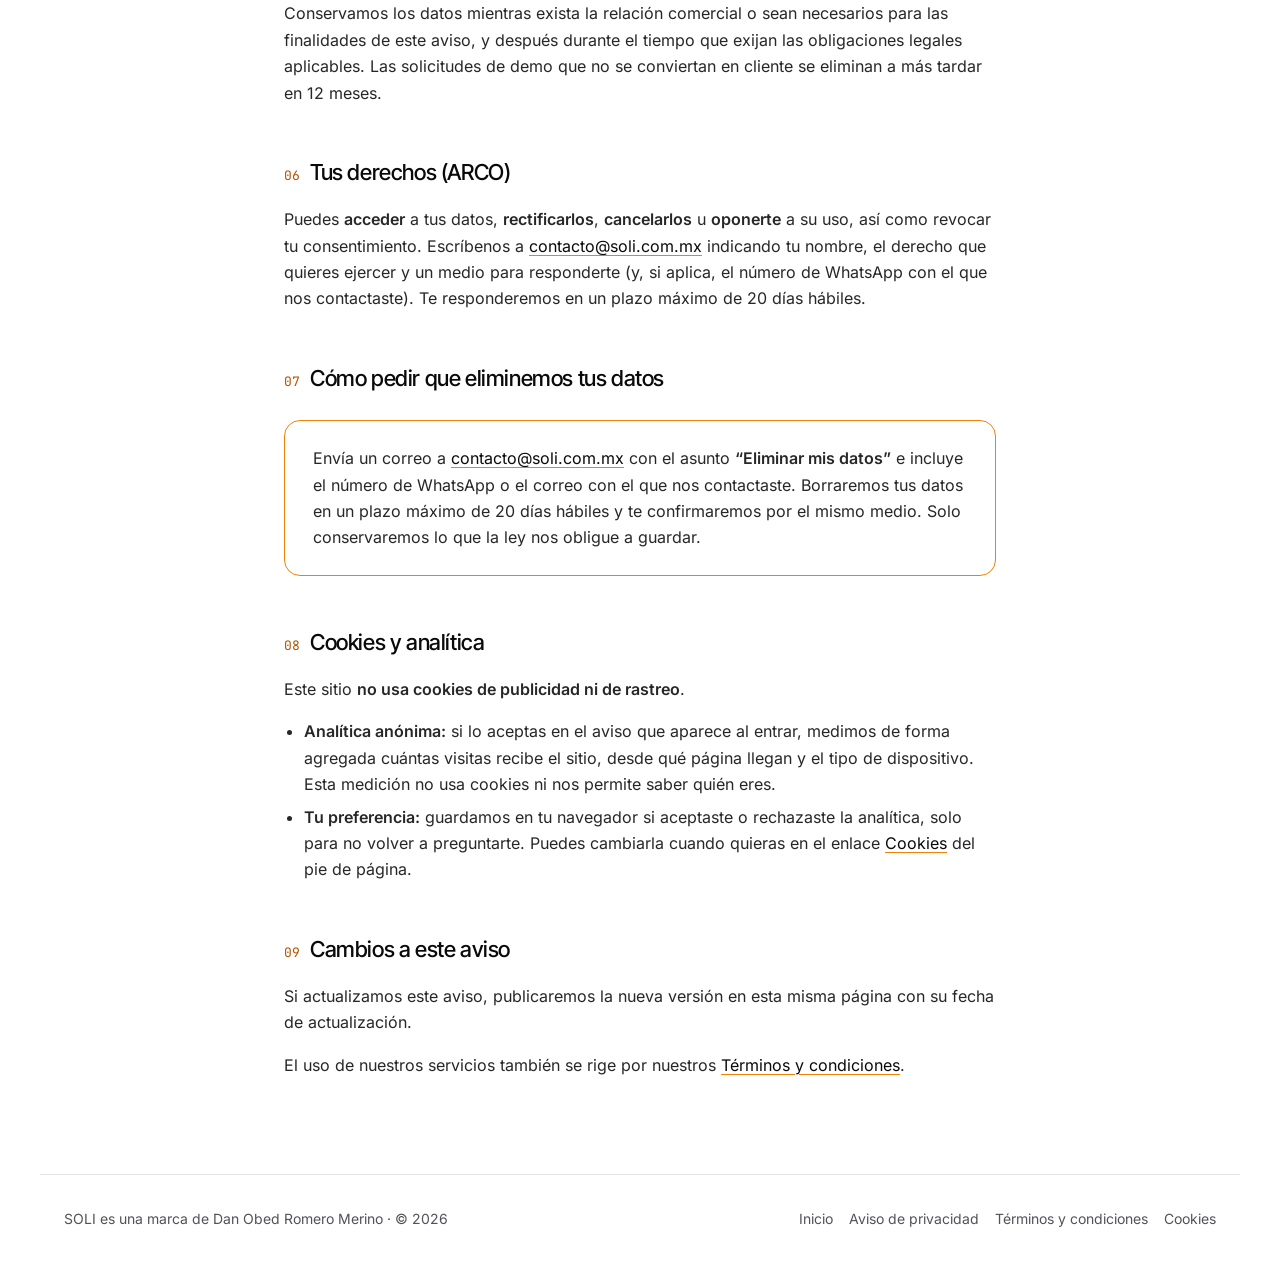
<file: privacidad.html>
<!doctype html>
<html lang="es">
<head>
<meta charset="utf-8">
<meta name="viewport" content="width=device-width, initial-scale=1">
<title>Aviso de privacidad · SOLI</title>
<meta name="description" content="Cómo trata SOLI (Soluciones Logísticas Inteligentes) tus datos personales, tus derechos ARCO y cómo pedir que eliminemos tus datos.">
<link rel="canonical" href="https://soli.com.mx/privacidad.html">
<meta name="robots" content="index, follow">
<meta http-equiv="Content-Security-Policy" content="default-src 'self'; script-src 'self' 'unsafe-inline' https://static.cloudflareinsights.com; connect-src 'self' https://cloudflareinsights.com; img-src 'self' data:; style-src 'self' 'unsafe-inline'; font-src 'self'; base-uri 'self'; form-action 'self'; upgrade-insecure-requests">
<meta name="referrer" content="strict-origin-when-cross-origin">
<meta name="theme-color" content="#ffffff">
<meta property="og:type" content="website">
<meta property="og:site_name" content="SOLI">
<meta property="og:locale" content="es_MX">
<meta property="og:url" content="https://soli.com.mx/privacidad.html">
<meta property="og:title" content="Aviso de privacidad · SOLI">
<meta property="og:description" content="Cómo trata SOLI (Soluciones Logísticas Inteligentes) tus datos personales, tus derechos ARCO y cómo pedir que eliminemos tus datos.">
<meta property="og:image" content="https://soli.com.mx/og-image.jpg">
<meta property="og:image:width" content="1200">
<meta property="og:image:height" content="630">
<meta name="twitter:card" content="summary_large_image">
<link rel="icon" href="/favicon.ico" sizes="any">
<link rel="icon" type="image/png" sizes="32x32" href="/favicon-32.png">
<link rel="apple-touch-icon" href="/apple-touch-icon.png">
<link rel="manifest" href="/site.webmanifest">
<link rel="stylesheet" href="/assets/fonts.css">
<style>
html,body{overflow-x:hidden}
body{margin:0;background:#ffffff;color:#27272a;font-family:Inter,system-ui,sans-serif;-webkit-font-smoothing:antialiased;line-height:1.65}
a{color:#0a0a0a;text-decoration:underline;text-decoration-color:#f38004;text-underline-offset:3px}
a:hover{color:#b05400}
.wrap{max-width:760px;margin:0 auto;padding:0 24px;box-sizing:border-box}
header.wrap{display:flex;justify-content:space-between;align-items:center;padding-top:28px;padding-bottom:28px;border-bottom:1px solid #e4e4e7;max-width:1200px}
header img{height:24px;display:block}
.back{font-size:14px;color:#52525b;text-decoration:none;border:1px solid #e4e4e7;border-radius:6px;padding:10px 14px;min-height:44px;box-sizing:border-box;display:inline-flex;align-items:center}
.back:hover{border-color:#0a0a0a;color:#0a0a0a}
.eyebrow{font-family:"JetBrains Mono",ui-monospace,monospace;font-size:12px;letter-spacing:.08em;text-transform:uppercase;color:#52525b;margin:64px 0 12px}
h1{margin:0;font-family:"Inter Tight",Inter,sans-serif;font-weight:400;font-size:48px;line-height:1.15;letter-spacing:-2px;color:#0a0a0a}
.lead{font-size:18px;color:#52525b;margin:20px 0 0}
.meta{font-size:14px;color:#71717a;margin:16px 0 0}
h2{font-family:"Inter Tight",Inter,sans-serif;font-weight:500;font-size:22px;letter-spacing:-.4px;color:#0a0a0a;margin:48px 0 12px;scroll-margin-top:24px}
h2 .n{font-family:"JetBrains Mono",ui-monospace,monospace;font-size:13px;color:#b05400;font-weight:400;margin-right:10px;letter-spacing:0}
p,li{font-size:16px}
ul{padding-left:20px}
li{margin:6px 0}
.card{border:1px solid #f38004;border-radius:16px;padding:24px 28px;margin:24px 0}
.card p{margin:0}
table{width:100%;border-collapse:collapse;font-size:15px;margin:12px 0}
th,td{text-align:left;padding:10px 12px 10px 0;border-bottom:1px solid #e4e4e7;vertical-align:top}
th{font-weight:600;color:#0a0a0a;font-size:14px}
footer.wrap{max-width:1200px;margin-top:96px;padding-top:32px;padding-bottom:48px;border-top:1px solid #e4e4e7;font-size:14px;color:#52525b;display:flex;justify-content:space-between;gap:16px;flex-wrap:wrap}
footer a{color:#52525b;text-decoration:none}
footer a:hover{color:#0a0a0a}
@media (max-width:640px){h1{font-size:36px;letter-spacing:-1.2px}.eyebrow{margin-top:40px}th,td{display:block;padding:4px 0}tr{display:block;padding:10px 0;border-bottom:1px solid #e4e4e7}th,td{border:none}thead{display:none}}
a:focus-visible{outline:3px solid rgba(243,128,4,.45);outline-offset:2px}
footer .links{display:flex;gap:16px;flex-wrap:wrap}
</style>
</head>
<body>
<header class="wrap">
<a href="/" style="text-decoration:none" aria-label="SOLI, inicio"><img src="/img/soli-logo.webp" alt="SOLI" width="64" height="24"></a>
<a class="back" href="/">Volver al inicio</a>
</header>

<main class="wrap">
<p class="eyebrow">Legal</p>
<h1>Aviso de privacidad</h1>
<p class="lead">Cómo tratamos tus datos personales cuando usas nuestro sitio o nuestros servicios.</p>
<p class="meta">Última actualización: 26 de septiembre de 2026</p>

<h2 id="responsable"><span class="n">01</span>Quién es responsable de tus datos</h2>
<p><strong>Dan Obed Romero Merino</strong>, quien opera bajo la marca <strong>SOLI · Soluciones Logísticas Inteligentes</strong> (“SOLI”, “nosotros”), con domicilio en Universidad 940, Club Campestre, Aguascalientes, Aguascalientes, C.P. 20100, México, teléfono +52 449 904 8211, es responsable del tratamiento de los datos personales que nos proporcionas, conforme a la Ley Federal de Protección de Datos Personales en Posesión de los Particulares.</p>
<p>Para cualquier tema relacionado con tus datos, escríbenos a <a href="mailto:contacto@soli.com.mx">contacto@soli.com.mx</a>.</p>

<h2 id="datos"><span class="n">02</span>Qué datos recabamos</h2>
<ul>
<li><strong>Datos de contacto:</strong> nombre, correo electrónico y teléfono, cuando solicitas una demostración o te comunicas con nosotros.</li>
<li><strong>Datos de uso del servicio:</strong> tu número de WhatsApp y la información que compartes al solicitar una cotización (por ejemplo, origen, destino y tipo de unidad).</li>
<li><strong>Datos de empresas cliente:</strong> datos de contacto de la empresa y el historial de cotizaciones generadas.</li>
</ul>
<p>No solicitamos datos personales sensibles.</p>

<h2 id="finalidades"><span class="n">03</span>Para qué los usamos</h2>
<ul>
<li>Contactarte para agendar y dar la demostración que solicitaste.</li>
<li>Atender tus solicitudes de cotización y darte respuesta.</li>
<li>Llevar el registro de las cotizaciones generadas.</li>
<li>Dar soporte y mantener la seguridad del servicio.</li>
</ul>
<p>No usamos tus datos para publicidad ni los vendemos a nadie.</p>

<h2 id="terceros"><span class="n">04</span>Con quién los compartimos</h2>
<p>Para operar el servicio nos apoyamos en proveedores de servicios tecnológicos (mensajería, alojamiento de información y envío de correos) que tratan los datos únicamente por cuenta nuestra, bajo obligaciones de confidencialidad y solo para las finalidades de este aviso. Algunos de ellos pueden procesar la información fuera de México.</p>
<p>No vendemos ni compartimos tus datos con terceros para otros fines, salvo cuando lo exija una autoridad competente.</p>

<h2 id="conservacion"><span class="n">05</span>Cuánto tiempo los guardamos</h2>
<p>Conservamos los datos mientras exista la relación comercial o sean necesarios para las finalidades de este aviso, y después durante el tiempo que exijan las obligaciones legales aplicables. Las solicitudes de demo que no se conviertan en cliente se eliminan a más tardar en 12 meses.</p>

<h2 id="arco"><span class="n">06</span>Tus derechos (ARCO)</h2>
<p>Puedes <strong>acceder</strong> a tus datos, <strong>rectificarlos</strong>, <strong>cancelarlos</strong> u <strong>oponerte</strong> a su uso, así como revocar tu consentimiento. Escríbenos a <a href="mailto:contacto@soli.com.mx">contacto@soli.com.mx</a> indicando tu nombre, el derecho que quieres ejercer y un medio para responderte (y, si aplica, el número de WhatsApp con el que nos contactaste). Te responderemos en un plazo máximo de 20 días hábiles.</p>

<h2 id="eliminar-datos"><span class="n">07</span>Cómo pedir que eliminemos tus datos</h2>
<div class="card">
<p>Envía un correo a <a href="mailto:contacto@soli.com.mx?subject=Eliminar%20mis%20datos">contacto@soli.com.mx</a> con el asunto <strong>“Eliminar mis datos”</strong> e incluye el número de WhatsApp o el correo con el que nos contactaste. Borraremos tus datos en un plazo máximo de 20 días hábiles y te confirmaremos por el mismo medio. Solo conservaremos lo que la ley nos obligue a guardar.</p>
</div>

<h2 id="cookies"><span class="n">08</span>Cookies y analítica</h2>
<p>Este sitio <strong>no usa cookies de publicidad ni de rastreo</strong>.</p>
<ul>
<li><strong>Analítica anónima:</strong> si lo aceptas en el aviso que aparece al entrar, medimos de forma agregada cuántas visitas recibe el sitio, desde qué página llegan y el tipo de dispositivo. Esta medición no usa cookies ni nos permite saber quién eres.</li>
<li><strong>Tu preferencia:</strong> guardamos en tu navegador si aceptaste o rechazaste la analítica, solo para no volver a preguntarte. Puedes cambiarla cuando quieras en el enlace <a href="#" data-cookies>Cookies</a> del pie de página.</li>
</ul>

<h2 id="cambios"><span class="n">09</span>Cambios a este aviso</h2>
<p>Si actualizamos este aviso, publicaremos la nueva versión en esta misma página con su fecha de actualización.</p>
<p>El uso de nuestros servicios también se rige por nuestros <a href="/terminos.html">Términos y condiciones</a>.</p>
</main>
<footer class="wrap">
<span>SOLI es una marca de Dan Obed Romero Merino · © 2026</span>
<span class="links"><a href="/">Inicio</a><a href="/privacidad.html">Aviso de privacidad</a><a href="/terminos.html">Términos y condiciones</a><a href="#" data-cookies>Cookies</a></span>
</footer>
<script src="/assets/site.js" defer></script>
</body>
</html>
</file>
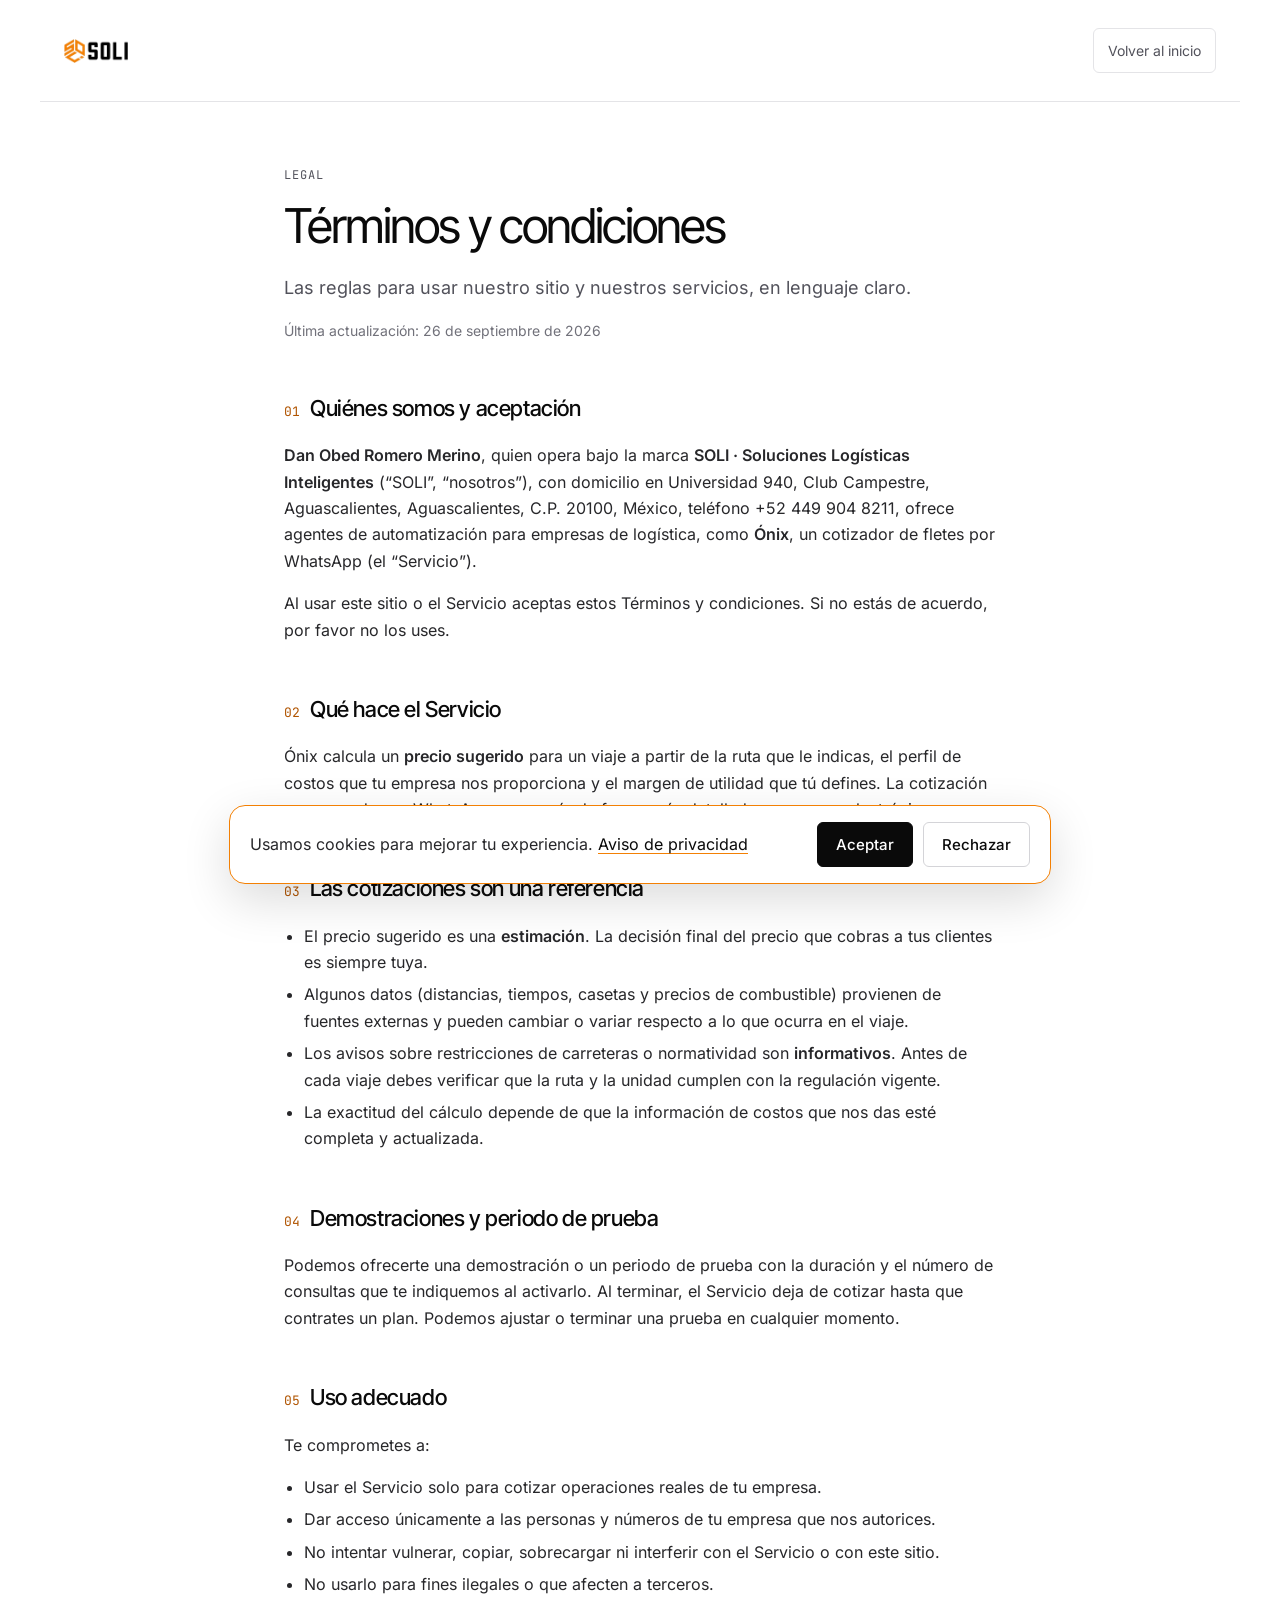
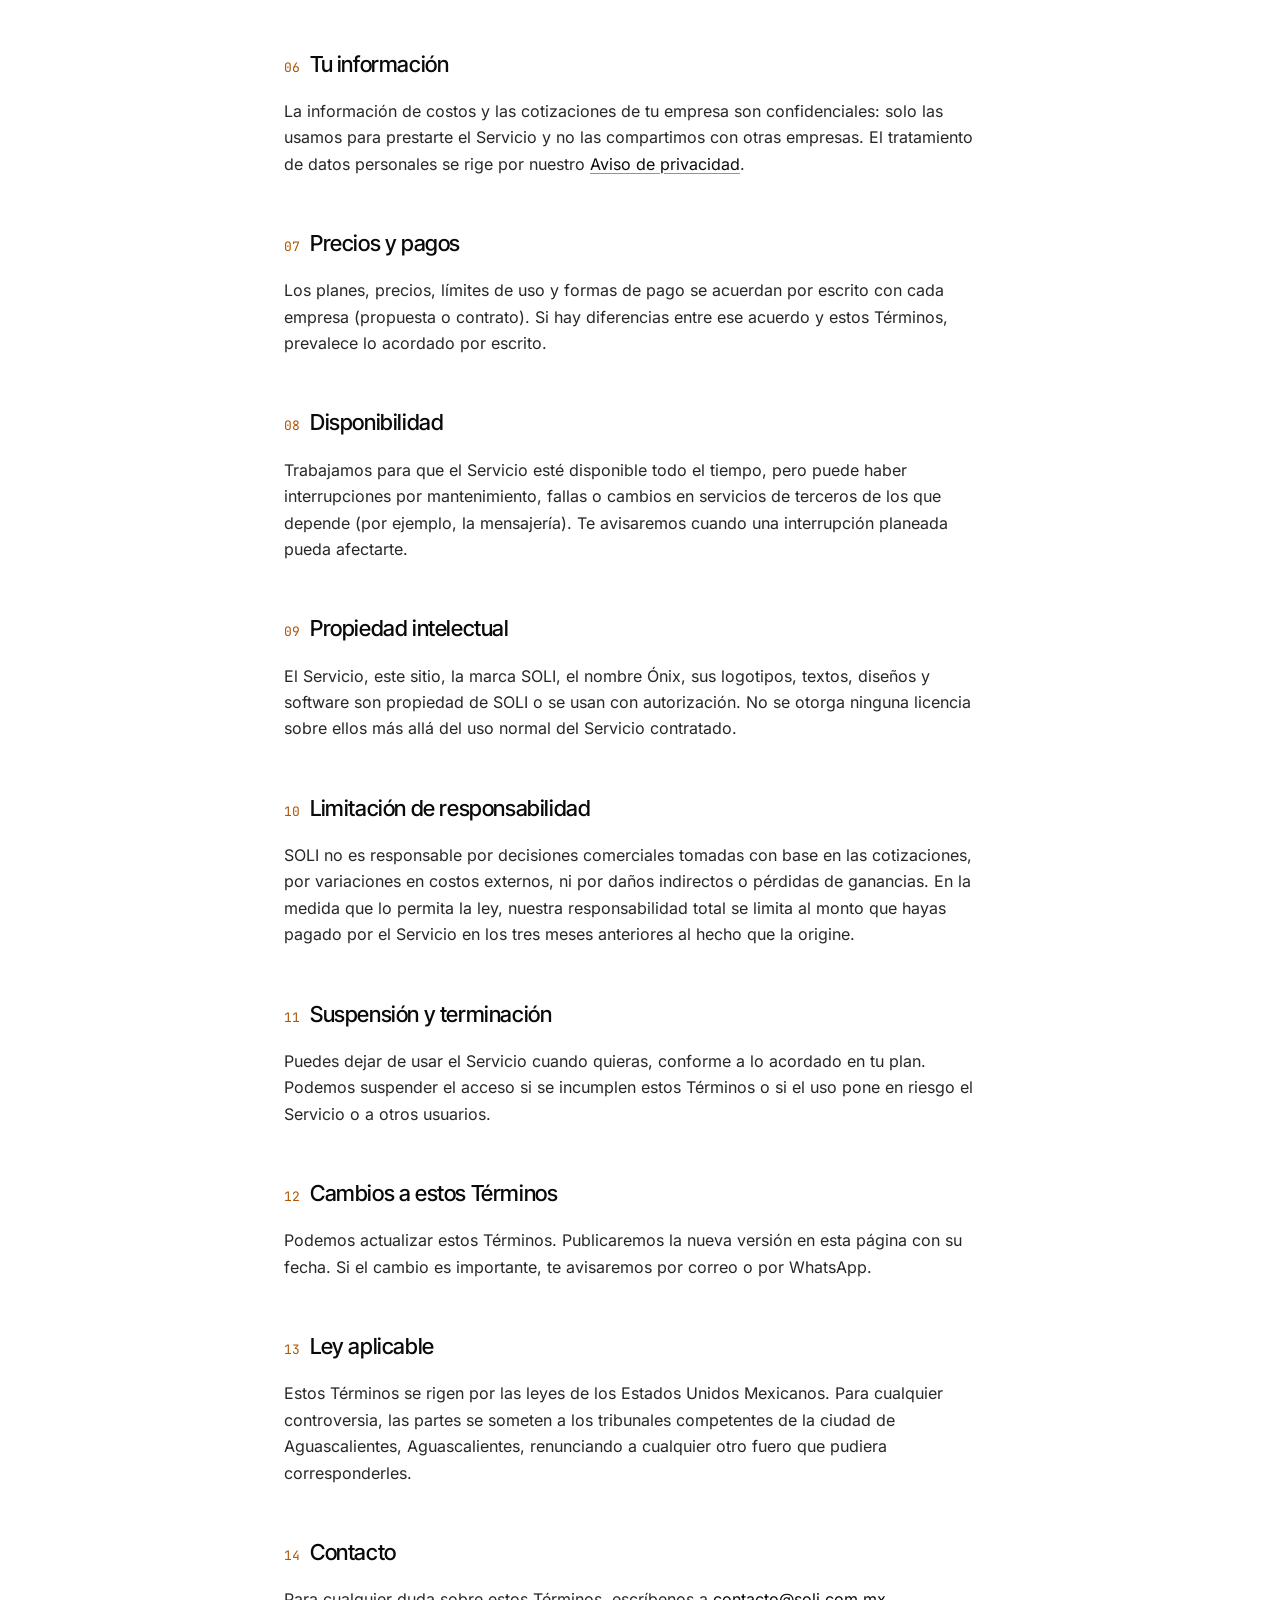
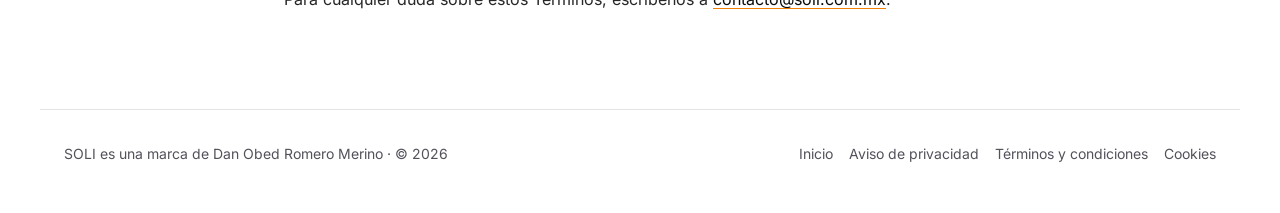
<file: terminos.html>
<!doctype html>
<html lang="es">
<head>
<meta charset="utf-8">
<meta name="viewport" content="width=device-width, initial-scale=1">
<title>Términos y condiciones · SOLI</title>
<meta name="description" content="Términos y condiciones de uso del sitio de SOLI y de Ónix, el cotizador de fletes por WhatsApp.">
<link rel="canonical" href="https://soli.com.mx/terminos.html">
<meta name="robots" content="index, follow">
<meta http-equiv="Content-Security-Policy" content="default-src 'self'; script-src 'self' 'unsafe-inline' https://static.cloudflareinsights.com; connect-src 'self' https://cloudflareinsights.com; img-src 'self' data:; style-src 'self' 'unsafe-inline'; font-src 'self'; base-uri 'self'; form-action 'self'; upgrade-insecure-requests">
<meta name="referrer" content="strict-origin-when-cross-origin">
<meta name="theme-color" content="#ffffff">
<meta property="og:type" content="website">
<meta property="og:site_name" content="SOLI">
<meta property="og:locale" content="es_MX">
<meta property="og:url" content="https://soli.com.mx/terminos.html">
<meta property="og:title" content="Términos y condiciones · SOLI">
<meta property="og:description" content="Términos y condiciones de uso del sitio de SOLI y de Ónix, el cotizador de fletes por WhatsApp.">
<meta property="og:image" content="https://soli.com.mx/og-image.jpg">
<meta property="og:image:width" content="1200">
<meta property="og:image:height" content="630">
<meta name="twitter:card" content="summary_large_image">
<link rel="icon" href="/favicon.ico" sizes="any">
<link rel="icon" type="image/png" sizes="32x32" href="/favicon-32.png">
<link rel="apple-touch-icon" href="/apple-touch-icon.png">
<link rel="manifest" href="/site.webmanifest">
<link rel="stylesheet" href="/assets/fonts.css">
<style>
html,body{overflow-x:hidden}
body{margin:0;background:#ffffff;color:#27272a;font-family:Inter,system-ui,sans-serif;-webkit-font-smoothing:antialiased;line-height:1.65}
a{color:#0a0a0a;text-decoration:underline;text-decoration-color:#f38004;text-underline-offset:3px}
a:hover{color:#b05400}
.wrap{max-width:760px;margin:0 auto;padding:0 24px;box-sizing:border-box}
header.wrap{display:flex;justify-content:space-between;align-items:center;padding-top:28px;padding-bottom:28px;border-bottom:1px solid #e4e4e7;max-width:1200px}
header img{height:24px;display:block}
.back{font-size:14px;color:#52525b;text-decoration:none;border:1px solid #e4e4e7;border-radius:6px;padding:10px 14px;min-height:44px;box-sizing:border-box;display:inline-flex;align-items:center}
.back:hover{border-color:#0a0a0a;color:#0a0a0a}
.eyebrow{font-family:"JetBrains Mono",ui-monospace,monospace;font-size:12px;letter-spacing:.08em;text-transform:uppercase;color:#52525b;margin:64px 0 12px}
h1{margin:0;font-family:"Inter Tight",Inter,sans-serif;font-weight:400;font-size:48px;line-height:1.15;letter-spacing:-2px;color:#0a0a0a}
.lead{font-size:18px;color:#52525b;margin:20px 0 0}
.meta{font-size:14px;color:#71717a;margin:16px 0 0}
h2{font-family:"Inter Tight",Inter,sans-serif;font-weight:500;font-size:22px;letter-spacing:-.4px;color:#0a0a0a;margin:48px 0 12px;scroll-margin-top:24px}
h2 .n{font-family:"JetBrains Mono",ui-monospace,monospace;font-size:13px;color:#b05400;font-weight:400;margin-right:10px;letter-spacing:0}
p,li{font-size:16px}
ul{padding-left:20px}
li{margin:6px 0}
.card{border:1px solid #f38004;border-radius:16px;padding:24px 28px;margin:24px 0}
.card p{margin:0}
table{width:100%;border-collapse:collapse;font-size:15px;margin:12px 0}
th,td{text-align:left;padding:10px 12px 10px 0;border-bottom:1px solid #e4e4e7;vertical-align:top}
th{font-weight:600;color:#0a0a0a;font-size:14px}
footer.wrap{max-width:1200px;margin-top:96px;padding-top:32px;padding-bottom:48px;border-top:1px solid #e4e4e7;font-size:14px;color:#52525b;display:flex;justify-content:space-between;gap:16px;flex-wrap:wrap}
footer a{color:#52525b;text-decoration:none}
footer a:hover{color:#0a0a0a}
@media (max-width:640px){h1{font-size:36px;letter-spacing:-1.2px}.eyebrow{margin-top:40px}th,td{display:block;padding:4px 0}tr{display:block;padding:10px 0;border-bottom:1px solid #e4e4e7}th,td{border:none}thead{display:none}}
a:focus-visible{outline:3px solid rgba(243,128,4,.45);outline-offset:2px}
footer .links{display:flex;gap:16px;flex-wrap:wrap}
</style>
</head>
<body>
<header class="wrap">
<a href="/" style="text-decoration:none" aria-label="SOLI, inicio"><img src="/img/soli-logo.webp" alt="SOLI" width="64" height="24"></a>
<a class="back" href="/">Volver al inicio</a>
</header>

<main class="wrap">
<p class="eyebrow">Legal</p>
<h1>Términos y condiciones</h1>
<p class="lead">Las reglas para usar nuestro sitio y nuestros servicios, en lenguaje claro.</p>
<p class="meta">Última actualización: 26 de septiembre de 2026</p>

<h2 id="aceptacion"><span class="n">01</span>Quiénes somos y aceptación</h2>
<p><strong>Dan Obed Romero Merino</strong>, quien opera bajo la marca <strong>SOLI · Soluciones Logísticas Inteligentes</strong> (“SOLI”, “nosotros”), con domicilio en Universidad 940, Club Campestre, Aguascalientes, Aguascalientes, C.P. 20100, México, teléfono +52 449 904 8211, ofrece agentes de automatización para empresas de logística, como <strong>Ónix</strong>, un cotizador de fletes por WhatsApp (el “Servicio”).</p>
<p>Al usar este sitio o el Servicio aceptas estos Términos y condiciones. Si no estás de acuerdo, por favor no los uses.</p>

<h2 id="servicio"><span class="n">02</span>Qué hace el Servicio</h2>
<p>Ónix calcula un <strong>precio sugerido</strong> para un viaje a partir de la ruta que le indicas, el perfil de costos que tu empresa nos proporciona y el margen de utilidad que tú defines. La cotización se responde por WhatsApp y se envía de forma más detallada por correo electrónico.</p>

<h2 id="estimaciones"><span class="n">03</span>Las cotizaciones son una referencia</h2>
<ul>
<li>El precio sugerido es una <strong>estimación</strong>. La decisión final del precio que cobras a tus clientes es siempre tuya.</li>
<li>Algunos datos (distancias, tiempos, casetas y precios de combustible) provienen de fuentes externas y pueden cambiar o variar respecto a lo que ocurra en el viaje.</li>
<li>Los avisos sobre restricciones de carreteras o normatividad son <strong>informativos</strong>. Antes de cada viaje debes verificar que la ruta y la unidad cumplen con la regulación vigente.</li>
<li>La exactitud del cálculo depende de que la información de costos que nos das esté completa y actualizada.</li>
</ul>

<h2 id="demo"><span class="n">04</span>Demostraciones y periodo de prueba</h2>
<p>Podemos ofrecerte una demostración o un periodo de prueba con la duración y el número de consultas que te indiquemos al activarlo. Al terminar, el Servicio deja de cotizar hasta que contrates un plan. Podemos ajustar o terminar una prueba en cualquier momento.</p>

<h2 id="uso"><span class="n">05</span>Uso adecuado</h2>
<p>Te comprometes a:</p>
<ul>
<li>Usar el Servicio solo para cotizar operaciones reales de tu empresa.</li>
<li>Dar acceso únicamente a las personas y números de tu empresa que nos autorices.</li>
<li>No intentar vulnerar, copiar, sobrecargar ni interferir con el Servicio o con este sitio.</li>
<li>No usarlo para fines ilegales o que afecten a terceros.</li>
</ul>

<h2 id="informacion"><span class="n">06</span>Tu información</h2>
<p>La información de costos y las cotizaciones de tu empresa son confidenciales: solo las usamos para prestarte el Servicio y no las compartimos con otras empresas. El tratamiento de datos personales se rige por nuestro <a href="/privacidad.html">Aviso de privacidad</a>.</p>

<h2 id="precios"><span class="n">07</span>Precios y pagos</h2>
<p>Los planes, precios, límites de uso y formas de pago se acuerdan por escrito con cada empresa (propuesta o contrato). Si hay diferencias entre ese acuerdo y estos Términos, prevalece lo acordado por escrito.</p>

<h2 id="disponibilidad"><span class="n">08</span>Disponibilidad</h2>
<p>Trabajamos para que el Servicio esté disponible todo el tiempo, pero puede haber interrupciones por mantenimiento, fallas o cambios en servicios de terceros de los que depende (por ejemplo, la mensajería). Te avisaremos cuando una interrupción planeada pueda afectarte.</p>

<h2 id="propiedad"><span class="n">09</span>Propiedad intelectual</h2>
<p>El Servicio, este sitio, la marca SOLI, el nombre Ónix, sus logotipos, textos, diseños y software son propiedad de SOLI o se usan con autorización. No se otorga ninguna licencia sobre ellos más allá del uso normal del Servicio contratado.</p>

<h2 id="responsabilidad"><span class="n">10</span>Limitación de responsabilidad</h2>
<p>SOLI no es responsable por decisiones comerciales tomadas con base en las cotizaciones, por variaciones en costos externos, ni por daños indirectos o pérdidas de ganancias. En la medida que lo permita la ley, nuestra responsabilidad total se limita al monto que hayas pagado por el Servicio en los tres meses anteriores al hecho que la origine.</p>

<h2 id="terminacion"><span class="n">11</span>Suspensión y terminación</h2>
<p>Puedes dejar de usar el Servicio cuando quieras, conforme a lo acordado en tu plan. Podemos suspender el acceso si se incumplen estos Términos o si el uso pone en riesgo el Servicio o a otros usuarios.</p>

<h2 id="cambios"><span class="n">12</span>Cambios a estos Términos</h2>
<p>Podemos actualizar estos Términos. Publicaremos la nueva versión en esta página con su fecha. Si el cambio es importante, te avisaremos por correo o por WhatsApp.</p>

<h2 id="ley"><span class="n">13</span>Ley aplicable</h2>
<p>Estos Términos se rigen por las leyes de los Estados Unidos Mexicanos. Para cualquier controversia, las partes se someten a los tribunales competentes de la ciudad de Aguascalientes, Aguascalientes, renunciando a cualquier otro fuero que pudiera corresponderles.</p>

<h2 id="contacto"><span class="n">14</span>Contacto</h2>
<p>Para cualquier duda sobre estos Términos, escríbenos a <a href="mailto:contacto@soli.com.mx">contacto@soli.com.mx</a>.</p>
</main>
<footer class="wrap">
<span>SOLI es una marca de Dan Obed Romero Merino · © 2026</span>
<span class="links"><a href="/">Inicio</a><a href="/privacidad.html">Aviso de privacidad</a><a href="/terminos.html">Términos y condiciones</a><a href="#" data-cookies>Cookies</a></span>
</footer>
<script src="/assets/site.js" defer></script>
</body>
</html>
</file>
<file: assets/fonts.css>
/* Fuentes alojadas en el propio sitio (licencia SIL OFL 1.1): mas rapido y sin llamadas a terceros. */
@font-face{font-family:'Inter';font-style:normal;font-weight:400;font-display:swap;src:url(/fonts/inter-latin-400-normal.woff2) format('woff2');unicode-range:U+0000-00FF,U+0131,U+0152-0153,U+02BB-02BC,U+02C6,U+02DA,U+02DC,U+0304,U+0308,U+0329,U+2000-206F,U+20AC,U+2122,U+2191,U+2193,U+2212,U+2215,U+FEFF,U+FFFD}
@font-face{font-family:'Inter';font-style:normal;font-weight:500;font-display:swap;src:url(/fonts/inter-latin-500-normal.woff2) format('woff2');unicode-range:U+0000-00FF,U+0131,U+0152-0153,U+02BB-02BC,U+02C6,U+02DA,U+02DC,U+0304,U+0308,U+0329,U+2000-206F,U+20AC,U+2122,U+2191,U+2193,U+2212,U+2215,U+FEFF,U+FFFD}
@font-face{font-family:'Inter';font-style:normal;font-weight:600;font-display:swap;src:url(/fonts/inter-latin-600-normal.woff2) format('woff2');unicode-range:U+0000-00FF,U+0131,U+0152-0153,U+02BB-02BC,U+02C6,U+02DA,U+02DC,U+0304,U+0308,U+0329,U+2000-206F,U+20AC,U+2122,U+2191,U+2193,U+2212,U+2215,U+FEFF,U+FFFD}
@font-face{font-family:'Inter Tight';font-style:normal;font-weight:400;font-display:swap;src:url(/fonts/inter-tight-latin-400-normal.woff2) format('woff2');unicode-range:U+0000-00FF,U+0131,U+0152-0153,U+02BB-02BC,U+02C6,U+02DA,U+02DC,U+0304,U+0308,U+0329,U+2000-206F,U+20AC,U+2122,U+2191,U+2193,U+2212,U+2215,U+FEFF,U+FFFD}
@font-face{font-family:'Inter Tight';font-style:normal;font-weight:500;font-display:swap;src:url(/fonts/inter-tight-latin-500-normal.woff2) format('woff2');unicode-range:U+0000-00FF,U+0131,U+0152-0153,U+02BB-02BC,U+02C6,U+02DA,U+02DC,U+0304,U+0308,U+0329,U+2000-206F,U+20AC,U+2122,U+2191,U+2193,U+2212,U+2215,U+FEFF,U+FFFD}
@font-face{font-family:'JetBrains Mono';font-style:normal;font-weight:400;font-display:swap;src:url(/fonts/jetbrains-mono-latin-400-normal.woff2) format('woff2');unicode-range:U+0000-00FF,U+0131,U+0152-0153,U+02BB-02BC,U+02C6,U+02DA,U+02DC,U+0304,U+0308,U+0329,U+2000-206F,U+20AC,U+2122,U+2191,U+2193,U+2212,U+2215,U+FEFF,U+FFFD}
@font-face{font-family:'Playfair Display';font-style:normal;font-weight:400;font-display:swap;src:url(/fonts/playfair-display-latin-400-normal.woff2) format('woff2');unicode-range:U+0000-00FF,U+0131,U+0152-0153,U+02BB-02BC,U+02C6,U+02DA,U+02DC,U+0304,U+0308,U+0329,U+2000-206F,U+20AC,U+2122,U+2191,U+2193,U+2212,U+2215,U+FEFF,U+FFFD}
</file>
